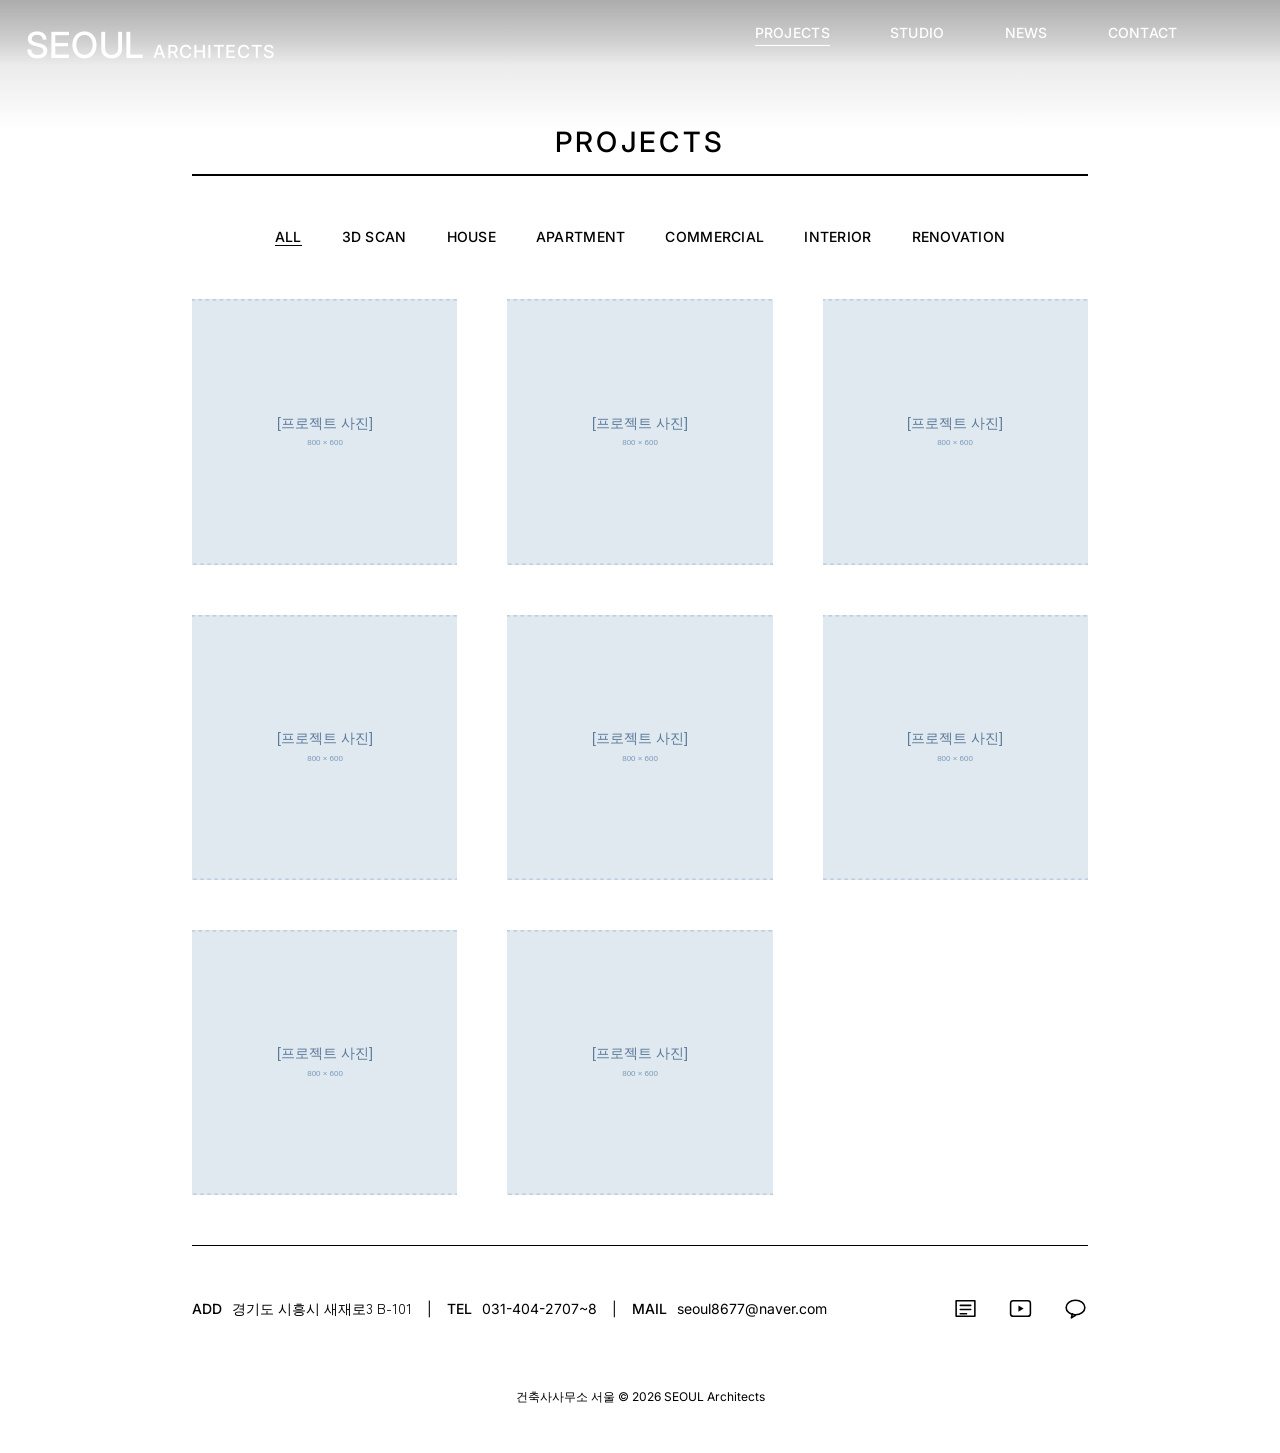
<file: index.html>
<!DOCTYPE html>
<html lang="ko">
<head>
  <meta charset="UTF-8">
  <meta name="viewport" content="width=device-width, initial-scale=1.0">
  <title>건축사사무소 서울 | SEOUL Architects</title>
  <meta name="description" content="건축사사무소 서울 - 단독주택, 공동주택, 근린생활시설, 정기점검, 3D 스캔 실측 프로젝트 갤러리.">
  <link rel="canonical" href="https://inspection-365.com/">

  <!-- Open Graph -->
  <meta property="og:type" content="website">
  <meta property="og:url" content="https://inspection-365.com/">
  <meta property="og:title" content="건축사사무소 서울 | SEOUL Architects">
  <meta property="og:description" content="정기점검·실측·설계 전문 건축사사무소의 프로젝트 갤러리.">
  <meta property="og:locale" content="ko_KR">

  <link rel="preconnect" href="https://fonts.googleapis.com">
  <link rel="preconnect" href="https://fonts.gstatic.com" crossorigin>
  <link href="https://fonts.googleapis.com/css2?family=Inter:wght@400;500;700&family=Zen+Kaku+Gothic+New:wght@400;500&display=swap" rel="stylesheet">
  <link rel="stylesheet" href="style.css">

  <!-- jQuery (필터링용) -->
  <script src="https://code.jquery.com/jquery-3.7.1.min.js"></script>
</head>
<body>

  <div id="logo">
    <a href="index.html"><span class="logo-main">SEOUL</span><span class="logo-sub">Architects</span></a>
  </div>

  <button id="trigger" aria-label="메뉴 열기">
    <span></span><span></span><span></span>
  </button>

  <header class="sticky">
    <nav id="gnav">
      <ul>
        <li><a href="projects.html" class="nav-current">PROJECTS</a></li>
        <li><a href="studio.html">STUDIO</a></li>
        <li><a href="news.html">NEWS</a></li>
        <li><a href="contact.html">CONTACT</a></li>
      </ul>
    </nav>
  </header>

  <main>

    <h2 class="headline">PROJECTS</h2>

    <!-- 카테고리 필터 -->
    <div id="item">
      <div><span>category</span></div>
      <ul>
        <li id="all"><span class="current" data-filter="all">all</span></li>
        <li id="scan"><span data-filter="scan">3D SCAN</span></li>
        <li id="house"><span data-filter="house">HOUSE</span></li>
        <li id="apartment"><span data-filter="apartment">APARTMENT</span></li>
        <li id="commercial"><span data-filter="commercial">COMMERCIAL</span></li>
        <li id="interior"><span data-filter="interior">INTERIOR</span></li>
        <li id="renovation"><span data-filter="renovation">RENOVATION</span></li>
      </ul>
    </div>

    <!-- 프로젝트 그리드 -->
    <div id="case">

      <!-- 자리표시자 카드들. 본인이 실제 프로젝트로 교체 -->
      <!-- 각 figure의 class 에 카테고리 키를 띄어쓰기로 나열, 마지막은 all 필수 -->

      <figure class="scan all">
        <a href="#">
          <img src="assets/projects/placeholder.svg" alt="자리표시자">
          <figcaption><p>[3D SCAN PROJECT 01]</p></figcaption>
        </a>
      </figure>

      <figure class="house all">
        <a href="#">
          <img src="assets/projects/placeholder.svg" alt="자리표시자">
          <figcaption><p>[HOUSE PROJECT 01]</p></figcaption>
        </a>
      </figure>

      <figure class="apartment all">
        <a href="#">
          <img src="assets/projects/placeholder.svg" alt="자리표시자">
          <figcaption><p>[APARTMENT PROJECT 01]</p></figcaption>
        </a>
      </figure>

      <figure class="commercial all">
        <a href="#">
          <img src="assets/projects/placeholder.svg" alt="자리표시자">
          <figcaption><p>[COMMERCIAL 01]</p></figcaption>
        </a>
      </figure>

      <figure class="interior all">
        <a href="#">
          <img src="assets/projects/placeholder.svg" alt="자리표시자">
          <figcaption><p>[INTERIOR PROJECT 01]</p></figcaption>
        </a>
      </figure>

      <figure class="renovation all">
        <a href="#">
          <img src="assets/projects/placeholder.svg" alt="자리표시자">
          <figcaption><p>[RENOVATION PROJECT 01]</p></figcaption>
        </a>
      </figure>

      <figure class="house renovation all">
        <a href="#">
          <img src="assets/projects/placeholder.svg" alt="자리표시자">
          <figcaption><p>[HOUSE PROJECT 02 — RENOVATION (multi-category)]</p></figcaption>
        </a>
      </figure>

      <figure class="scan all">
        <a href="#">
          <img src="assets/projects/placeholder.svg" alt="자리표시자">
          <figcaption><p>[3D SCAN PROJECT 02]</p></figcaption>
        </a>
      </figure>

    </div>

  </main>

  <footer>
    <div id="inner">
      <address>
        <dl><dt>ADD</dt><dd><span>경기도 시흥시 새재로3 B-101</span></dd></dl>
        <dl><dt>TEL</dt><dd><a href="tel:031-404-2707">031-404-2707~8</a></dd></dl>
        <dl><dt>MAIL</dt><dd><a href="mailto:seoul8677@naver.com">seoul8677@naver.com</a></dd></dl>
      </address>
      <div id="sns">
        <ul>
          <li>
            <a href="https://blog.naver.com/flyinge" target="_blank" aria-label="블로그">
              <svg xmlns="http://www.w3.org/2000/svg" viewBox="0 0 24 24" fill="none" stroke="#000" stroke-width="1.5" stroke-linecap="round" stroke-linejoin="round">
                <path d="M3 4.5h18v15H3z"/><path d="M7 9h10M7 13h10M7 17h6"/>
              </svg>
            </a>
          </li>
          <li>
            <a href="https://www.youtube.com/@seoul-g5r" target="_blank" aria-label="YouTube">
              <svg xmlns="http://www.w3.org/2000/svg" viewBox="0 0 24 24" fill="none" stroke="#000" stroke-width="1.5" stroke-linecap="round" stroke-linejoin="round">
                <path d="M2.5 7c0-1.5 1-2.5 2.5-2.5h14c1.5 0 2.5 1 2.5 2.5v10c0 1.5-1 2.5-2.5 2.5h-14C3.5 19.5 2.5 18.5 2.5 17V7z"/>
                <path d="M10 9l5 3-5 3z" fill="#000" stroke="none"/>
              </svg>
            </a>
          </li>
          <li>
            <a href="http://pf.kakao.com/_HvIMX" target="_blank" aria-label="카카오톡 채널">
              <svg xmlns="http://www.w3.org/2000/svg" viewBox="0 0 24 24" fill="none" stroke="#000" stroke-width="1.5" stroke-linecap="round" stroke-linejoin="round">
                <ellipse cx="12" cy="11" rx="9" ry="7"/><path d="M9 17l-1 4 4-2.5"/>
              </svg>
            </a>
          </li>
        </ul>
      </div>
    </div>
    <div id="credit">건축사사무소 서울 © 2026 SEOUL Architects</div>
  </footer>

  <!-- 카테고리 필터 JavaScript (YUUA 원본 그대로) -->
  <script>
  $('#item ul li span').on('click', function() {
      $('#item ul li span').removeClass('current');
      $(this).addClass('current');
  });

  $(function() {
      $('#item ul li').each(function() {
          $(this).click(function() {
              var idname = $(this).attr("id");
              var classname = '.' + idname;
              $('#case figure').css('display', 'none');
              $(classname).fadeIn(500);
          });
      });
  });

  // 모바일 카테고리 토글
  $(function() {
      $('#item div').on('click', function() {
          $(this).next().slideToggle(200);
          $('#item div span').toggleClass('open', 200);
      });
  });
  </script>

  <script src="main.js"></script>
</body>
</html>
</file>
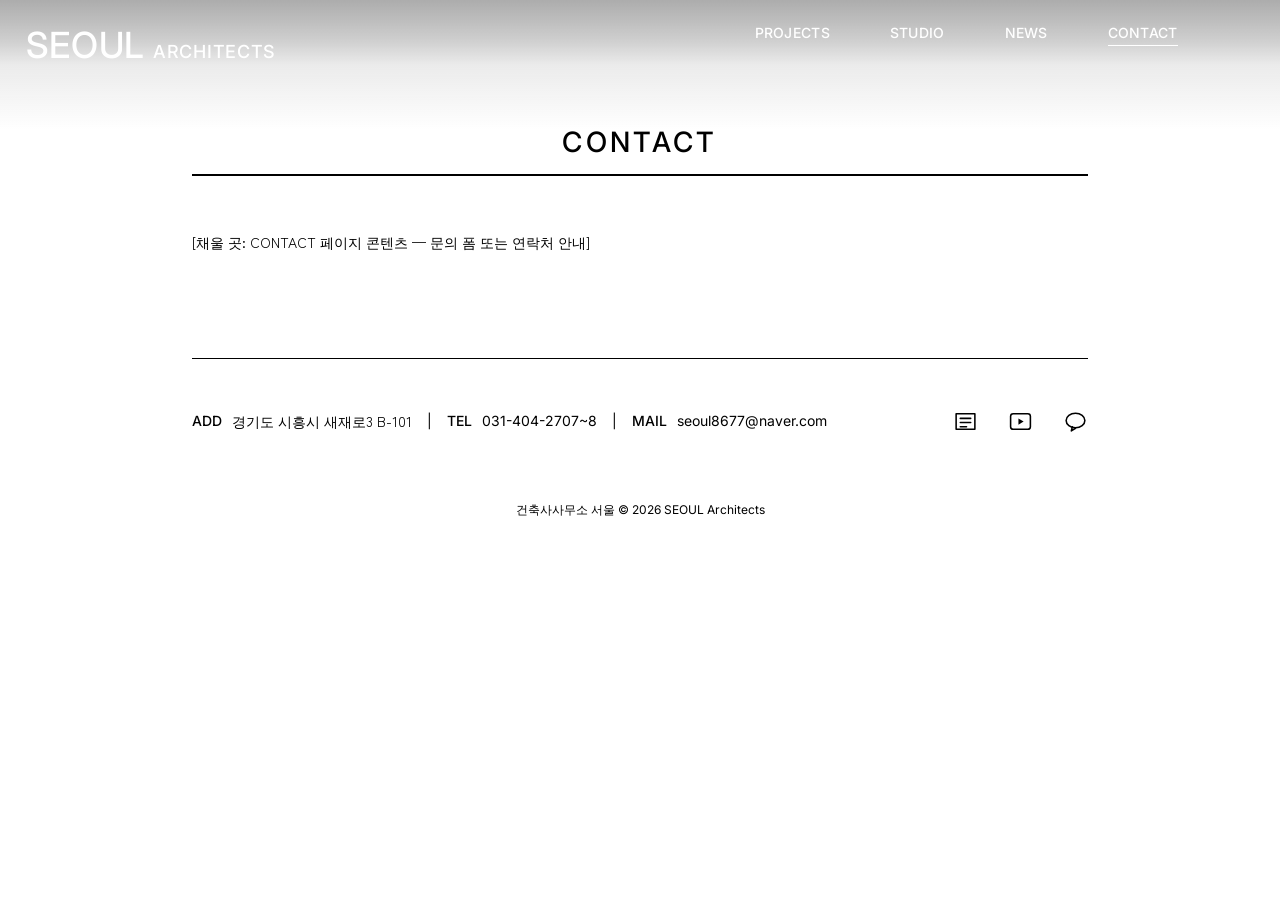
<file: contact.html>
<!DOCTYPE html>
<html lang="ko">
<head>
  <meta charset="UTF-8">
  <meta name="viewport" content="width=device-width, initial-scale=1.0">
  <title>CONTACT | 건축사사무소 서울</title>
  <meta name="description" content="건축사사무소 서울 문의 - 점검·설계·실측 의뢰.">
  <link rel="canonical" href="https://inspection-365.com/contact.html">

  <link rel="preconnect" href="https://fonts.googleapis.com">
  <link rel="preconnect" href="https://fonts.gstatic.com" crossorigin>
  <link href="https://fonts.googleapis.com/css2?family=Inter:wght@400;500;700&family=Zen+Kaku+Gothic+New:wght@400;500&display=swap" rel="stylesheet">
  <link rel="stylesheet" href="style.css">
</head>
<body>

  <div id="logo">
    <a href="index.html"><span class="logo-main">SEOUL</span><span class="logo-sub">Architects</span></a>
  </div>

  <button id="trigger" aria-label="메뉴 열기">
    <span></span><span></span><span></span>
  </button>

  <header class="sticky">
    <nav id="gnav">
      <ul>
        <li><a href="projects.html">PROJECTS</a></li>
        <li><a href="studio.html">STUDIO</a></li>
        <li><a href="news.html">NEWS</a></li>
        <li><a href="contact.html" class="nav-current">CONTACT</a></li>
      </ul>
    </nav>
  </header>

  <main>

    <h2 class="headline">CONTACT</h2>

    <div id="outline">
      <p>
        [채울 곳: CONTACT 페이지 콘텐츠 — 문의 폼 또는 연락처 안내]
      </p>
    </div>

  </main>

  <footer>
    <div id="inner">
      <address>
        <dl><dt>ADD</dt><dd><span>경기도 시흥시 새재로3 B-101</span></dd></dl>
        <dl><dt>TEL</dt><dd><a href="tel:031-404-2707">031-404-2707~8</a></dd></dl>
        <dl><dt>MAIL</dt><dd><a href="mailto:seoul8677@naver.com">seoul8677@naver.com</a></dd></dl>
      </address>
      <div id="sns">
        <ul>
          <li>
            <a href="https://blog.naver.com/flyinge" target="_blank" aria-label="블로그">
              <svg xmlns="http://www.w3.org/2000/svg" viewBox="0 0 24 24" fill="none" stroke="#000" stroke-width="1.5" stroke-linecap="round" stroke-linejoin="round">
                <path d="M3 4.5h18v15H3z"/><path d="M7 9h10M7 13h10M7 17h6"/>
              </svg>
            </a>
          </li>
          <li>
            <a href="https://www.youtube.com/@seoul-g5r" target="_blank" aria-label="YouTube">
              <svg xmlns="http://www.w3.org/2000/svg" viewBox="0 0 24 24" fill="none" stroke="#000" stroke-width="1.5" stroke-linecap="round" stroke-linejoin="round">
                <path d="M2.5 7c0-1.5 1-2.5 2.5-2.5h14c1.5 0 2.5 1 2.5 2.5v10c0 1.5-1 2.5-2.5 2.5h-14C3.5 19.5 2.5 18.5 2.5 17V7z"/>
                <path d="M10 9l5 3-5 3z" fill="#000" stroke="none"/>
              </svg>
            </a>
          </li>
          <li>
            <a href="http://pf.kakao.com/_HvIMX" target="_blank" aria-label="카카오톡 채널">
              <svg xmlns="http://www.w3.org/2000/svg" viewBox="0 0 24 24" fill="none" stroke="#000" stroke-width="1.5" stroke-linecap="round" stroke-linejoin="round">
                <ellipse cx="12" cy="11" rx="9" ry="7"/><path d="M9 17l-1 4 4-2.5"/>
              </svg>
            </a>
          </li>
        </ul>
      </div>
    </div>
    <div id="credit">건축사사무소 서울 © 2026 SEOUL Architects</div>
  </footer>

  <script src="main.js"></script>
</body>
</html>
</file>
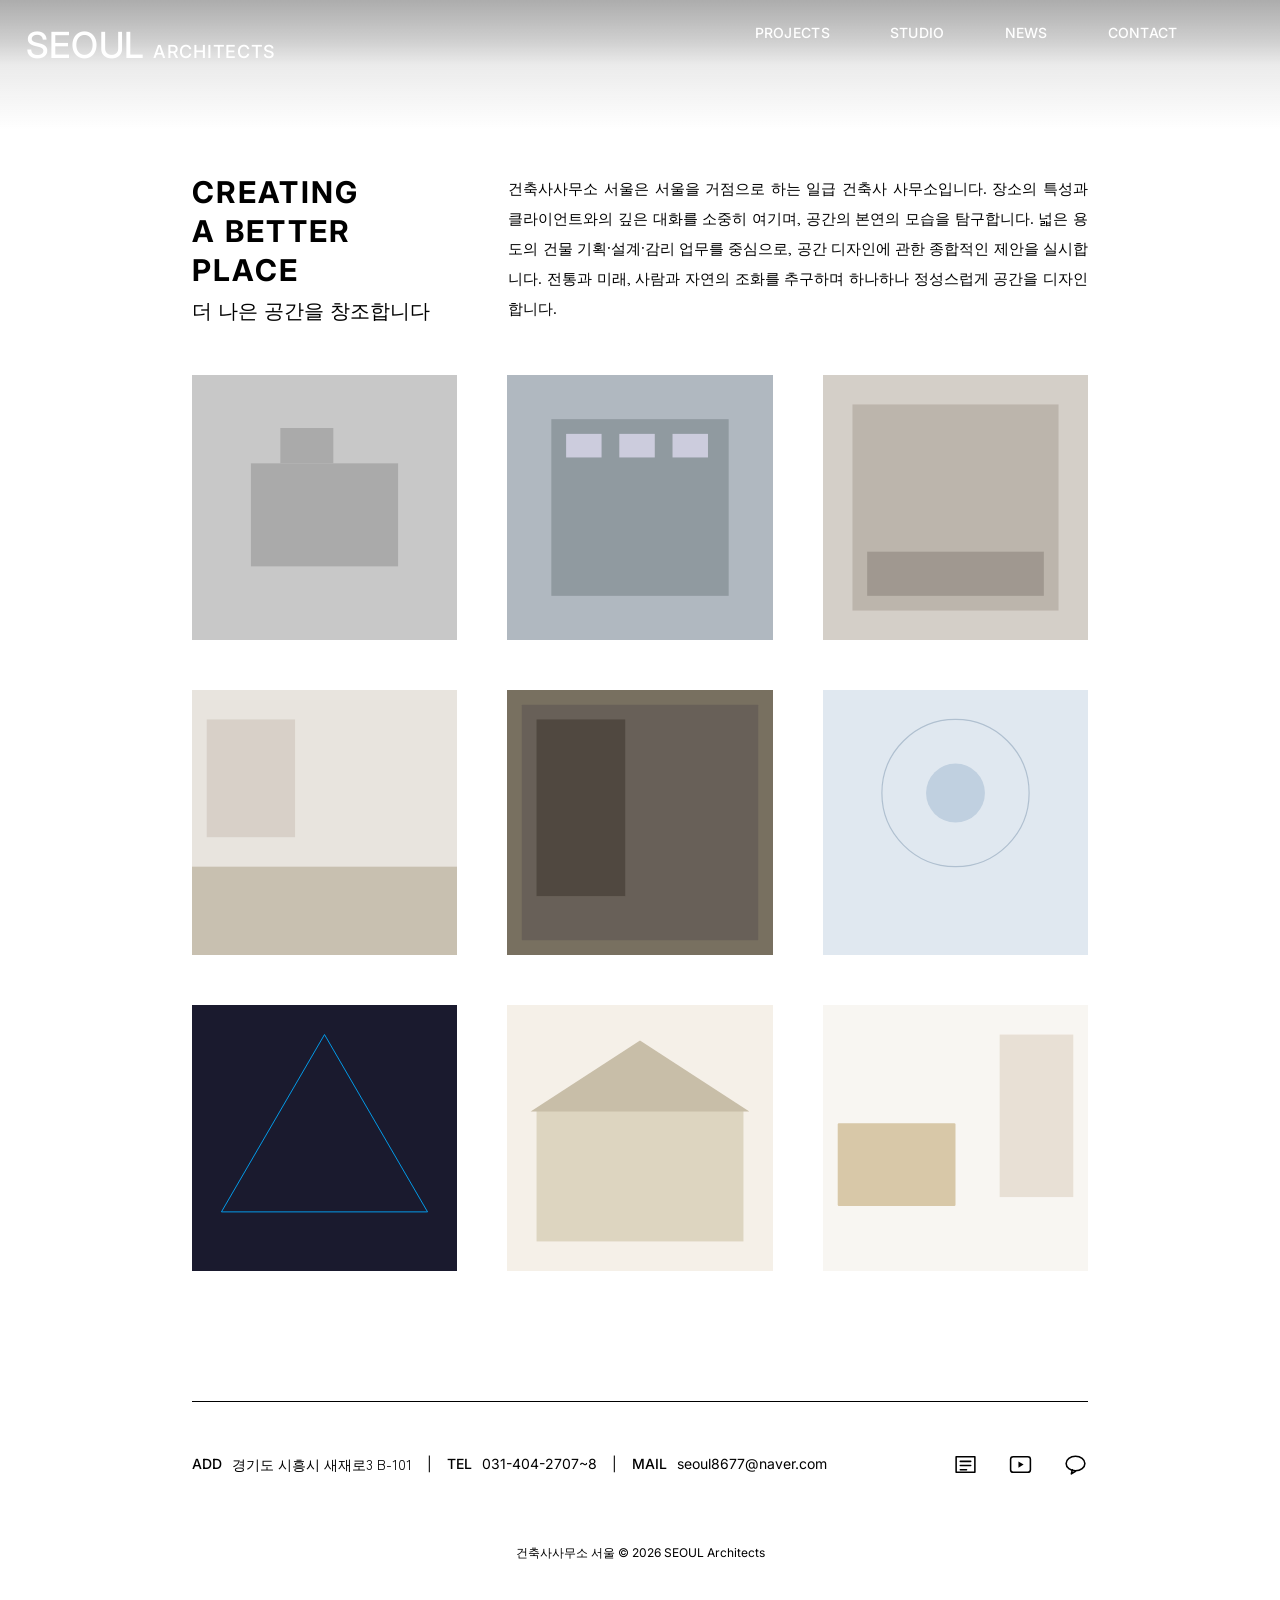
<file: intro.html>
<!DOCTYPE html>
<html lang="ko">
<head>
  <meta charset="UTF-8">
  <meta name="viewport" content="width=device-width, initial-scale=1.0">
  <title>건축사사무소 서울 | SEOUL Architects</title>
  <meta name="description" content="건축사사무소 서울은 정기점검·실측·설계 전문 사무소입니다. 자체 개발 앱과 3D 스캐너를 활용한 빠르고 정확한 서비스.">
  <meta name="robots" content="noindex, nofollow">
  <link rel="canonical" href="https://inspection-365.com/">

  <!-- Open Graph -->
  <meta property="og:type" content="website">
  <meta property="og:url" content="https://inspection-365.com/">
  <meta property="og:title" content="건축사사무소 서울 | SEOUL Architects">
  <meta property="og:description" content="정기점검·실측·설계 전문 건축사사무소.">
  <meta property="og:locale" content="ko_KR">

  <link rel="preconnect" href="https://fonts.googleapis.com">
  <link rel="preconnect" href="https://fonts.gstatic.com" crossorigin>
  <link href="https://fonts.googleapis.com/css2?family=Inter:wght@400;500;700&family=Zen+Kaku+Gothic+New:wght@400;500&display=swap" rel="stylesheet">
  <link rel="stylesheet" href="style.css">
</head>
<body>

  <div id="logo">
    <a href="index.html"><span class="logo-main">SEOUL</span><span class="logo-sub">Architects</span></a>
  </div>

  <button id="trigger" aria-label="메뉴 열기">
    <span></span><span></span><span></span>
  </button>

  <header class="sticky">
    <nav id="gnav">
      <ul>
        <li><a href="projects.html">PROJECTS</a></li>
        <li><a href="studio.html">STUDIO</a></li>
        <li><a href="news.html">NEWS</a></li>
        <li><a href="contact.html">CONTACT</a></li>
      </ul>
    </nav>
  </header>

  <div id="outline">

    <div id="tagline">
      <h2>
        CREATING<br>
        A BETTER PLACE
        <span>더 나은 공간을 창조합니다</span>
      </h2>
      <p>
        건축사사무소 서울은 서울을 거점으로 하는 일급 건축사 사무소입니다.
        장소의 특성과 클라이언트와의 깊은 대화를 소중히 여기며,
        공간의 본연의 모습을 탐구합니다.
        넓은 용도의 건물 기획·설계·감리 업무를 중심으로,
        공간 디자인에 관한 종합적인 제안을 실시합니다.
        전통과 미래, 사람과 자연의 조화를 추구하며
        하나하나 정성스럽게 공간을 디자인합니다.
      </p>
    </div>

    <div id="case">
      <figure>
        <a href="projects.html">
          <img src="data:image/svg+xml,%3Csvg xmlns='http://www.w3.org/2000/svg' width='900' height='900' viewBox='0 0 900 900'%3E%3Crect width='900' height='900' fill='%23c8c8c8'/%3E%3Crect x='200' y='300' width='500' height='350' fill='%23aaa'/%3E%3Crect x='300' y='180' width='180' height='120' fill='%23aaa'/%3E%3C/svg%3E" alt="단독주택 프로젝트 01">
          <figcaption>단독주택 프로젝트 01</figcaption>
        </a>
      </figure>
      <figure>
        <a href="projects.html">
          <img src="data:image/svg+xml,%3Csvg xmlns='http://www.w3.org/2000/svg' width='900' height='900' viewBox='0 0 900 900'%3E%3Crect width='900' height='900' fill='%23b0b8c0'/%3E%3Crect x='150' y='150' width='600' height='600' fill='%23909aa0'/%3E%3Crect x='200' y='200' width='120' height='80' fill='%23ccd'/%3E%3Crect x='380' y='200' width='120' height='80' fill='%23ccd'/%3E%3Crect x='560' y='200' width='120' height='80' fill='%23ccd'/%3E%3C/svg%3E" alt="공동주택 프로젝트 01">
          <figcaption>공동주택 프로젝트 01</figcaption>
        </a>
      </figure>
      <figure>
        <a href="projects.html">
          <img src="data:image/svg+xml,%3Csvg xmlns='http://www.w3.org/2000/svg' width='900' height='900' viewBox='0 0 900 900'%3E%3Crect width='900' height='900' fill='%23d4cfc8'/%3E%3Crect x='100' y='100' width='700' height='700' fill='%23bcb5ac'/%3E%3Crect x='150' y='600' width='600' height='150' fill='%23a09890'/%3E%3C/svg%3E" alt="근린생활시설 01">
          <figcaption>근린생활시설 01</figcaption>
        </a>
      </figure>
      <figure>
        <a href="projects.html">
          <img src="data:image/svg+xml,%3Csvg xmlns='http://www.w3.org/2000/svg' width='900' height='900' viewBox='0 0 900 900'%3E%3Crect width='900' height='900' fill='%23e8e4de'/%3E%3Crect x='0' y='600' width='900' height='300' fill='%23c8c0b0'/%3E%3Crect x='50' y='100' width='300' height='400' fill='%23d8d0c8'/%3E%3C/svg%3E" alt="인테리어 프로젝트 01">
          <figcaption>인테리어 프로젝트 01</figcaption>
        </a>
      </figure>
      <figure>
        <a href="projects.html">
          <img src="data:image/svg+xml,%3Csvg xmlns='http://www.w3.org/2000/svg' width='900' height='900' viewBox='0 0 900 900'%3E%3Crect width='900' height='900' fill='%23787060'/%3E%3Crect x='50' y='50' width='800' height='800' fill='%23686058' rx='2'/%3E%3Crect x='100' y='100' width='300' height='600' fill='%23504840'/%3E%3C/svg%3E" alt="리모델링 프로젝트 01">
          <figcaption>리모델링 프로젝트 01</figcaption>
        </a>
      </figure>
      <figure>
        <a href="projects.html">
          <img src="data:image/svg+xml,%3Csvg xmlns='http://www.w3.org/2000/svg' width='900' height='900' viewBox='0 0 900 900'%3E%3Crect width='900' height='900' fill='%23e0e8f0'/%3E%3Ccircle cx='450' cy='350' r='250' fill='none' stroke='%23b0c0d0' stroke-width='4'/%3E%3Ccircle cx='450' cy='350' r='100' fill='%23c0d0e0'/%3E%3C/svg%3E" alt="정기점검 프로젝트 01">
          <figcaption>정기점검 프로젝트 01</figcaption>
        </a>
      </figure>
      <figure>
        <a href="projects.html">
          <img src="data:image/svg+xml,%3Csvg xmlns='http://www.w3.org/2000/svg' width='900' height='900' viewBox='0 0 900 900'%3E%3Crect width='900' height='900' fill='%231a1a2e'/%3E%3Cpolygon points='450,100 800,700 100,700' fill='none' stroke='%2300aaff' stroke-width='3'/%3E%3C/svg%3E" alt="3D스캔 프로젝트 01">
          <figcaption>3D스캔 프로젝트 01</figcaption>
        </a>
      </figure>
      <figure>
        <a href="projects.html">
          <img src="data:image/svg+xml,%3Csvg xmlns='http://www.w3.org/2000/svg' width='900' height='900' viewBox='0 0 900 900'%3E%3Crect width='900' height='900' fill='%23f5f0e8'/%3E%3Crect x='100' y='350' width='700' height='450' fill='%23ddd5c0'/%3E%3Cpolygon points='80,360 450,120 820,360' fill='%23c8bea8'/%3E%3C/svg%3E" alt="단독주택 프로젝트 02">
          <figcaption>단독주택 프로젝트 02</figcaption>
        </a>
      </figure>
      <figure>
        <a href="projects.html">
          <img src="data:image/svg+xml,%3Csvg xmlns='http://www.w3.org/2000/svg' width='900' height='900' viewBox='0 0 900 900'%3E%3Crect width='900' height='900' fill='%23f8f6f2'/%3E%3Crect x='600' y='100' width='250' height='550' fill='%23e8e0d5'/%3E%3Crect x='50' y='400' width='400' height='280' fill='%23d8c8a8' rx='4'/%3E%3C/svg%3E" alt="인테리어 프로젝트 02">
          <figcaption>인테리어 프로젝트 02</figcaption>
        </a>
      </figure>
    </div>

  </div>

  <footer>
    <div id="inner">
      <address>
        <dl>
          <dt>ADD</dt>
          <dd><span>경기도 시흥시 새재로3 B-101</span></dd>
        </dl>
        <dl>
          <dt>TEL</dt>
          <dd><a href="tel:031-404-2707">031-404-2707~8</a></dd>
        </dl>
        <dl>
          <dt>MAIL</dt>
          <dd><a href="mailto:seoul8677@naver.com">seoul8677@naver.com</a></dd>
        </dl>
      </address>
      <div id="sns">
        <ul>
          <li>
            <a href="https://blog.naver.com/flyinge" target="_blank" aria-label="블로그">
              <svg xmlns="http://www.w3.org/2000/svg" viewBox="0 0 24 24" fill="none" stroke="#000" stroke-width="1.5" stroke-linecap="round" stroke-linejoin="round">
                <path d="M3 4.5h18v15H3z"/>
                <path d="M7 9h10M7 13h10M7 17h6"/>
              </svg>
            </a>
          </li>
          <li>
            <a href="https://www.youtube.com/@seoul-g5r" target="_blank" aria-label="YouTube">
              <svg xmlns="http://www.w3.org/2000/svg" viewBox="0 0 24 24" fill="none" stroke="#000" stroke-width="1.5" stroke-linecap="round" stroke-linejoin="round">
                <path d="M2.5 7c0-1.5 1-2.5 2.5-2.5h14c1.5 0 2.5 1 2.5 2.5v10c0 1.5-1 2.5-2.5 2.5h-14C3.5 19.5 2.5 18.5 2.5 17V7z"/>
                <path d="M10 9l5 3-5 3z" fill="#000" stroke="none"/>
              </svg>
            </a>
          </li>
          <li>
            <a href="http://pf.kakao.com/_HvIMX" target="_blank" aria-label="카카오톡 채널">
              <svg xmlns="http://www.w3.org/2000/svg" viewBox="0 0 24 24" fill="none" stroke="#000" stroke-width="1.5" stroke-linecap="round" stroke-linejoin="round">
                <ellipse cx="12" cy="11" rx="9" ry="7"/>
                <path d="M9 17l-1 4 4-2.5"/>
              </svg>
            </a>
          </li>
        </ul>
      </div>
    </div>
    <div id="credit">건축사사무소 서울 © 2026 SEOUL Architects</div>
  </footer>

  <script src="main.js"></script>
</body>
</html>
</file>
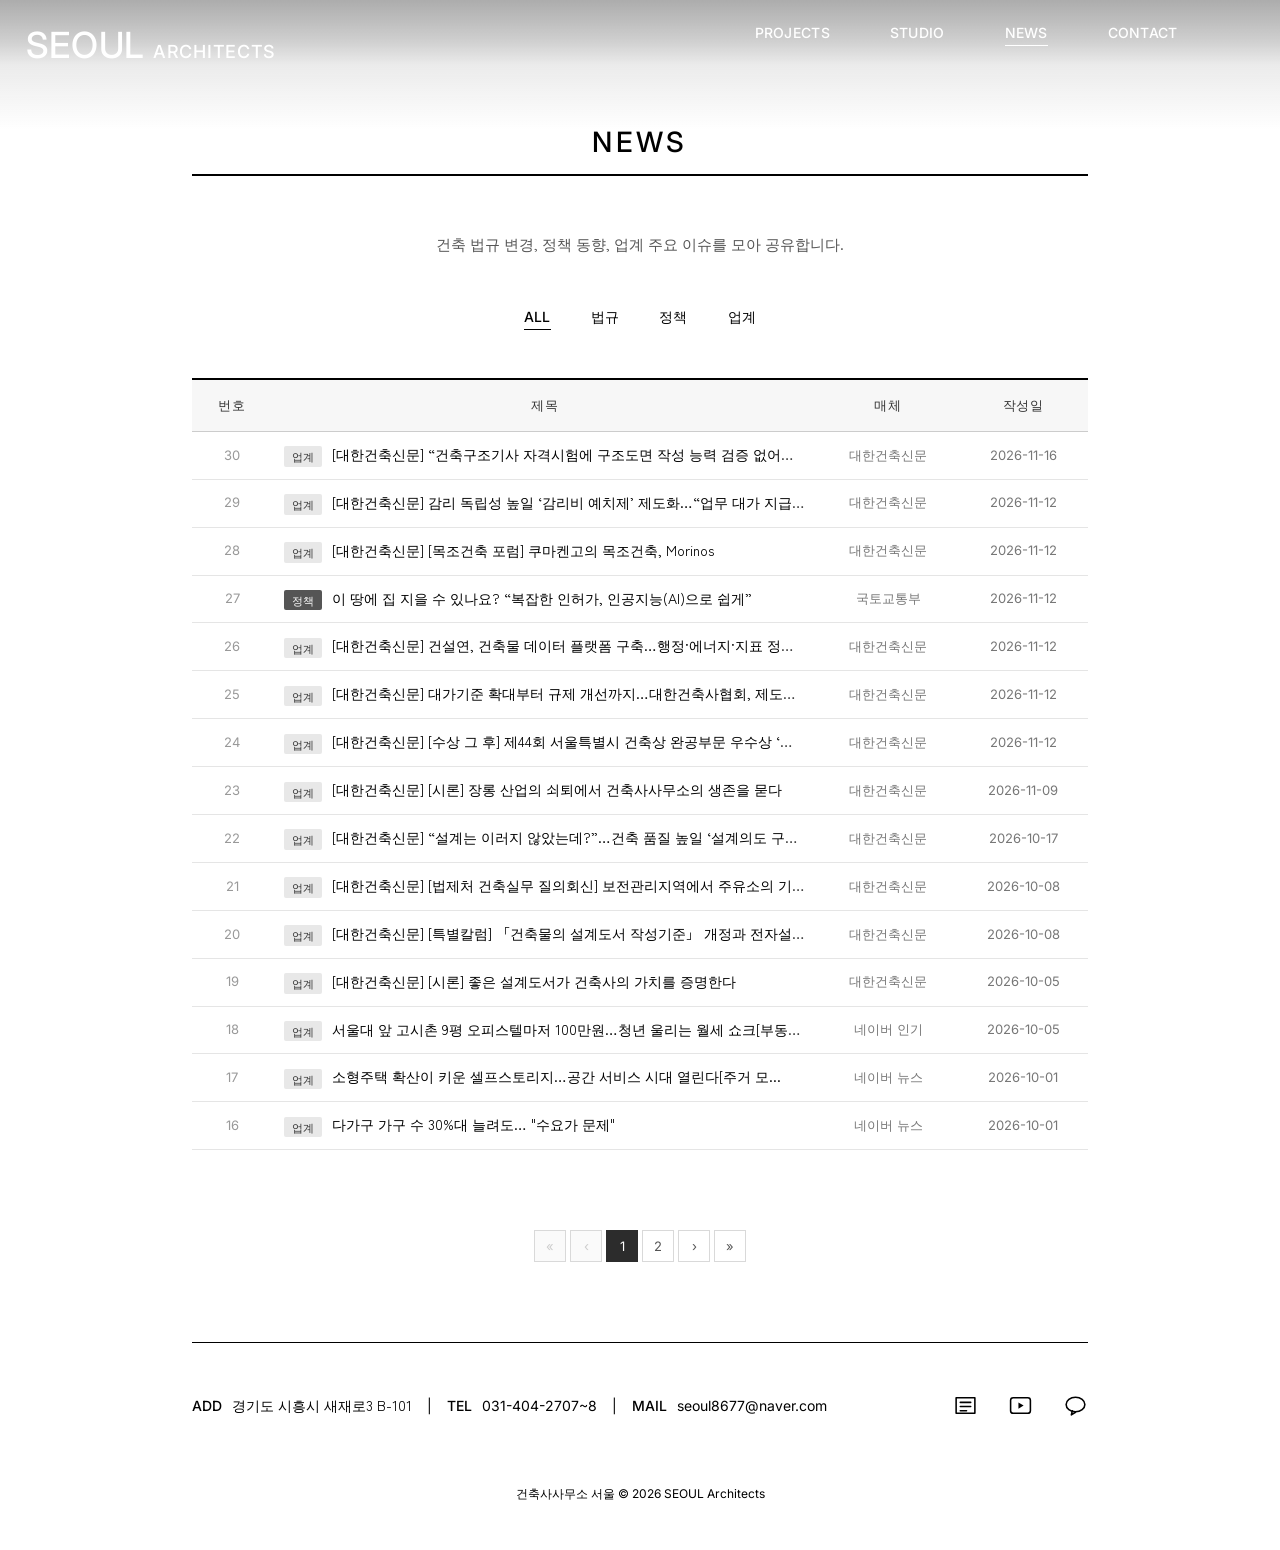
<file: news.html>
<!DOCTYPE html>
<html lang="ko">
<head>
  <meta charset="UTF-8">
  <meta name="viewport" content="width=device-width, initial-scale=1.0">
  <title>NEWS | 건축사사무소 서울</title>
  <meta name="description" content="건축사사무소 서울의 소식과 미디어 게재 이력.">
  <link rel="canonical" href="https://inspection-365.com/news.html">

  <link rel="preconnect" href="https://fonts.googleapis.com">
  <link rel="preconnect" href="https://fonts.gstatic.com" crossorigin>
  <link href="https://fonts.googleapis.com/css2?family=Inter:wght@400;500;700&family=Zen+Kaku+Gothic+New:wght@400;500&display=swap" rel="stylesheet">
  <link rel="stylesheet" href="style.css">
</head>
<body>

  <div id="logo">
    <a href="index.html"><span class="logo-main">SEOUL</span><span class="logo-sub">Architects</span></a>
  </div>

  <button id="trigger" aria-label="메뉴 열기">
    <span></span><span></span><span></span>
  </button>

  <header class="sticky">
    <nav id="gnav">
      <ul>
        <li><a href="projects.html">PROJECTS</a></li>
        <li><a href="studio.html">STUDIO</a></li>
        <li><a href="news.html" class="nav-current">NEWS</a></li>
        <li><a href="contact.html">CONTACT</a></li>
      </ul>
    </nav>
  </header>

  <main class="news-page">

    <h2 class="headline">NEWS</h2>

    <p class="news-intro">
      건축 법규 변경, 정책 동향, 업계 주요 이슈를 모아 공유합니다.
    </p>

    <!-- 카테고리 필터 -->
    <div id="news-filter">
      <ul>
        <li><span class="current" data-cat="all">ALL</span></li>
        <li><span data-cat="law">법규</span></li>
        <li><span data-cat="policy">정책</span></li>
        <li><span data-cat="industry">업계</span></li>
      </ul>
    </div>

    <!-- 글 리스트 — 자비스가 자동으로 tr 추가 (협회 사이트 형식 테이블) -->
    <table class="news-table">
      <thead>
        <tr>
          <th class="col-num">번호</th>
          <th class="col-title">제목</th>
          <th class="col-source">매체</th>
          <th class="col-date">작성일</th>
        </tr>
      </thead>
      <tbody id="newslist">
        <!-- ⬇️ 자비스 자동 게시 영역 시작 (이 주석 위치 유지) -->
        <tr class="news-row industry">
          <td class="col-num">30</td>
          <td class="col-title"><a href="http://www.ancnews.kr/news/articleView.html?idxno=21389" target="_blank" rel="noopener noreferrer">[대한건축신문] “건축구조기사 자격시험에 구조도면 작성 능력 검증 없어…구조도면 작성 불가”</a></td>
          <td class="col-source">대한건축신문</td>
          <td class="col-date">2026-11-16</td>
        </tr>

        <tr class="news-row industry">
          <td class="col-num">29</td>
          <td class="col-title"><a href="http://www.ancnews.kr/news/articleView.html?idxno=21373" target="_blank" rel="noopener noreferrer">[대한건축신문] 감리 독립성 높일 ‘감리비 예치제’ 제도화…“업무 대가 지급시기는 계약 기준 준수해야”</a></td>
          <td class="col-source">대한건축신문</td>
          <td class="col-date">2026-11-12</td>
        </tr>

        <tr class="news-row industry">
          <td class="col-num">28</td>
          <td class="col-title"><a href="http://www.ancnews.kr/news/articleView.html?idxno=21333" target="_blank" rel="noopener noreferrer">[대한건축신문] [목조건축 포럼] 쿠마켄고의 목조건축, Morinos</a></td>
          <td class="col-source">대한건축신문</td>
          <td class="col-date">2026-11-12</td>
        </tr>

        <tr class="news-row policy">
          <td class="col-num">27</td>
          <td class="col-title"><a href="http://www.molit.go.kr/USR/NEWS/m_71/dtl.jsp?lcmspage=1&amp;id=95092555" target="_blank" rel="noopener noreferrer">이 땅에 집 지을 수 있나요? “복잡한 인허가, 인공지능(AI)으로 쉽게”</a></td>
          <td class="col-source">국토교통부</td>
          <td class="col-date">2026-11-12</td>
        </tr>

        <tr class="news-row industry">
          <td class="col-num">26</td>
          <td class="col-title"><a href="http://www.ancnews.kr/news/articleView.html?idxno=21238" target="_blank" rel="noopener noreferrer">[대한건축신문] 건설연, 건축물 데이터 플랫폼 구축…행정·에너지·지표 정보 한눈에</a></td>
          <td class="col-source">대한건축신문</td>
          <td class="col-date">2026-11-12</td>
        </tr>

        <tr class="news-row industry">
          <td class="col-num">25</td>
          <td class="col-title"><a href="http://www.ancnews.kr/news/articleView.html?idxno=21282" target="_blank" rel="noopener noreferrer">[대한건축신문] 대가기준 확대부터 규제 개선까지…대한건축사협회, 제도개선 결실 맺었다</a></td>
          <td class="col-source">대한건축신문</td>
          <td class="col-date">2026-11-12</td>
        </tr>

        <tr class="news-row industry">
          <td class="col-num">24</td>
          <td class="col-title"><a href="http://www.ancnews.kr/news/articleView.html?idxno=21253" target="_blank" rel="noopener noreferrer">[대한건축신문] [수상 그 후] 제44회 서울특별시 건축상 완공부문 우수상 ‘서울연극창작센터’, 김병우·신창훈 건축사·운생동 건축사사무소(주)</a></td>
          <td class="col-source">대한건축신문</td>
          <td class="col-date">2026-11-12</td>
        </tr>

        <tr class="news-row industry">
          <td class="col-num">23</td>
          <td class="col-title"><a href="http://www.ancnews.kr/news/articleView.html?idxno=21264" target="_blank" rel="noopener noreferrer">[대한건축신문] [시론] 장롱 산업의 쇠퇴에서 건축사사무소의 생존을 묻다</a></td>
          <td class="col-source">대한건축신문</td>
          <td class="col-date">2026-11-09</td>
        </tr>

        <tr class="news-row industry">
          <td class="col-num">22</td>
          <td class="col-title"><a href="http://www.ancnews.kr/news/articleView.html?idxno=21234" target="_blank" rel="noopener noreferrer">[대한건축신문] “설계는 이러지 않았는데?”…건축 품질 높일 ‘설계의도 구현’ 제자리걸음 왜?</a></td>
          <td class="col-source">대한건축신문</td>
          <td class="col-date">2026-10-17</td>
        </tr>

        <tr class="news-row industry">
          <td class="col-num">21</td>
          <td class="col-title"><a href="http://www.ancnews.kr/news/articleView.html?idxno=21182" target="_blank" rel="noopener noreferrer">[대한건축신문] [법제처 건축실무 질의회신] 보전관리지역에서 주유소의 기계식 세차설비를 덮기 위한 별도의 철골구조물을 설치할 수 있는지</a></td>
          <td class="col-source">대한건축신문</td>
          <td class="col-date">2026-10-08</td>
        </tr>

        <tr class="news-row industry">
          <td class="col-num">20</td>
          <td class="col-title"><a href="http://www.ancnews.kr/news/articleView.html?idxno=21191" target="_blank" rel="noopener noreferrer">[대한건축신문] [특별칼럼] 「건축물의 설계도서 작성기준」 개정과 전자설계도서 작성</a></td>
          <td class="col-source">대한건축신문</td>
          <td class="col-date">2026-10-08</td>
        </tr>

        <tr class="news-row industry">
          <td class="col-num">19</td>
          <td class="col-title"><a href="http://www.ancnews.kr/news/articleView.html?idxno=21194" target="_blank" rel="noopener noreferrer">[대한건축신문] [시론] 좋은 설계도서가 건축사의 가치를 증명한다</a></td>
          <td class="col-source">대한건축신문</td>
          <td class="col-date">2026-10-05</td>
        </tr>

        <tr class="news-row industry">
          <td class="col-num">18</td>
          <td class="col-title"><a href="https://n.news.naver.com/mnews/article/277/0005824320" target="_blank" rel="noopener noreferrer">서울대 앞 고시촌 9평 오피스텔마저 100만원…청년 울리는 월세 쇼크[부동산AtoZ]</a></td>
          <td class="col-source">네이버 인기</td>
          <td class="col-date">2026-10-05</td>
        </tr>

        <tr class="news-row industry">
          <td class="col-num">17</td>
          <td class="col-title"><a href="https://www.newsway.co.kr/news/view?ud=2026072415305704437" target="_blank" rel="noopener noreferrer">소형주택 확산이 키운 셀프스토리지…공간 서비스 시대 열린다[주거 모...</a></td>
          <td class="col-source">네이버 뉴스</td>
          <td class="col-date">2026-10-01</td>
        </tr>

        <tr class="news-row industry">
          <td class="col-num">16</td>
          <td class="col-title"><a href="https://n.news.naver.com/mnews/article/014/0005562443?sid=101" target="_blank" rel="noopener noreferrer">다가구 가구 수 30%대 늘려도… &quot;수요가 문제&quot;</a></td>
          <td class="col-source">네이버 뉴스</td>
          <td class="col-date">2026-10-01</td>
        </tr>

        <tr class="news-row industry">
          <td class="col-num">15</td>
          <td class="col-title"><a href="https://weekly.hankooki.com/news/articleView.html?idxno=7180716" target="_blank" rel="noopener noreferrer">&quot;15도 기준, 현실에 맞나&quot;…화성특례시의회, 건축·측량 현장 규제 점검</a></td>
          <td class="col-source">네이버 뉴스</td>
          <td class="col-date">2026-09-26</td>
        </tr>

        <tr class="news-row law">
          <td class="col-num">14</td>
          <td class="col-title"><a href="https://www.kira.or.kr/jsp/main/01/09.jsp?ba_id=264396&amp;mode=read" target="_blank" rel="noopener noreferrer">[법령] [법령][의원발의] [2221019] 건축법 일부개정법률안(문진석의원 등 10인) [발의: 2026-09-02]</a></td>
          <td class="col-source">대한건축사협회</td>
          <td class="col-date">2026-09-12</td>
        </tr>

        <tr class="news-row industry">
          <td class="col-num">13</td>
          <td class="col-title"><a href="http://www.ancnews.kr/news/articleView.html?idxno=21049" target="_blank" rel="noopener noreferrer">[대한건축신문] 서울특별시건축사회, 민간 건축 플랫폼 ‘지음터’ 본격 시동</a></td>
          <td class="col-source">대한건축신문</td>
          <td class="col-date">2026-09-03</td>
        </tr>

        <tr class="news-row industry">
          <td class="col-num">12</td>
          <td class="col-title"><a href="http://www.aptn.co.kr/news/articleView.html?idxno=112752" target="_blank" rel="noopener noreferrer">&quot;아파트 어린이 추락사 더 이상 없도록&quot;</a></td>
          <td class="col-source">네이버 뉴스</td>
          <td class="col-date">2026-09-03</td>
        </tr>

        <tr class="news-row industry">
          <td class="col-num">11</td>
          <td class="col-title"><a href="https://www.ancnews.kr/news/articleView.html?idxno=20985" target="_blank" rel="noopener noreferrer">[건축사신문] 건축물관리법 시행령 재입법예고, 건설사업관리자 적용범위 대폭 축소</a></td>
          <td class="col-source">kira_press</td>
          <td class="col-date">2026-09-03</td>
        </tr>

        <tr class="news-row industry">
          <td class="col-num">10</td>
          <td class="col-title"><a href="https://www.newsinside.kr/news/articleView.html?idxno=4958397" target="_blank" rel="noopener noreferrer">한남동 고급주택 &#x27;8m 높이&#x27; 논란…건축허가 적법성 놓고 소송전</a></td>
          <td class="col-source">네이버 뉴스</td>
          <td class="col-date">2026-09-01</td>
        </tr>

        <tr class="news-row policy">
          <td class="col-num">9</td>
          <td class="col-title"><a href="https://www.law.go.kr/행정규칙/시설물의 안전 및 유지관리 실시 등에 관한 지침" target="_blank" rel="noopener noreferrer">[국토교통부 고시] 시설물의 안전 및 유지관리 실시 등에 관한 지침</a></td>
          <td class="col-source">법제처</td>
          <td class="col-date">2026-08-25</td>
        </tr>

        <tr class="news-row industry">
          <td class="col-num">8</td>
          <td class="col-title"><a href="http://www.lawissue.co.kr/view.php?ud=2026081814353192789aeda69934_12" target="_blank" rel="noopener noreferrer">설계 변경 누락으로 발생한 재시공비...감리·시공사 상대 손해배상 청...</a></td>
          <td class="col-source">네이버 뉴스</td>
          <td class="col-date">2026-08-20</td>
        </tr>

        <tr class="news-row industry">
          <td class="col-num">7</td>
          <td class="col-title"><a href="https://www.ancnews.kr/news/articleView.html?idxno=20907" target="_blank" rel="noopener noreferrer">[건축사신문] 【팩트체크①】건축법 개정안, 설계자 형사처벌 가능한가?</a></td>
          <td class="col-source">kira_press</td>
          <td class="col-date">2026-08-20</td>
        </tr>

        <tr class="news-row industry">
          <td class="col-num">6</td>
          <td class="col-title"><a href="https://n.news.naver.com/mnews/article/015/0005320689?sid=101" target="_blank" rel="noopener noreferrer">빌라 면적제한 660㎡→1000㎡ 완화…다가구 4층도 허용</a></td>
          <td class="col-source">네이버 뉴스</td>
          <td class="col-date">2026-08-19</td>
        </tr>

        <tr class="news-row industry">
          <td class="col-num">5</td>
          <td class="col-title"><a href="https://n.news.naver.com/mnews/ranking/article/032/0003463777?ntype=RANKING" target="_blank" rel="noopener noreferrer">‘고시원도 원룸처럼’ 책상 빼고 욕조 넣게 국토부 기준 변경 추진</a></td>
          <td class="col-source">네이버 인기</td>
          <td class="col-date">2026-08-15</td>
        </tr>

        <tr class="news-row industry">
          <td class="col-num">4</td>
          <td class="col-title"><a href="http://www.ancnews.kr/news/articleView.html?idxno=20907" target="_blank" rel="noopener noreferrer">[대한건축신문] 【팩트체크①】 건축법 개정안, 설계자 형사처벌 가능한가?</a></td>
          <td class="col-source">대한건축신문</td>
          <td class="col-date">2026-08-15</td>
        </tr>

        <tr class="news-row law">
          <td class="col-num">3</td>
          <td class="col-title"><a href="https://www.kira.or.kr/jsp/main/01/09.jsp?ba_id=264104&amp;mode=read" target="_blank" rel="noopener noreferrer">[법령] [공포] 건축법 일부개정 [시행: 2027.2.12., 제52조제5항  및  제6항  개정규정  ‘28.8.12., 제52조의5 개정규정 ‘27.8.12., 제61조제1항(일조권)  개정규정 ‘26.11.12]</a></td>
          <td class="col-source">대한건축사협회</td>
          <td class="col-date">2026-08-15</td>
        </tr>

        <tr class="news-row industry">
          <td class="col-num">2</td>
          <td class="col-title"><a href="https://idsn.co.kr/news/view/1065600135320368" target="_blank" rel="noopener noreferrer">[사건사고 조사결과] 4명 숨진 광주대표도서관 붕괴(&#x27;25.12)…시공·감리...</a></td>
          <td class="col-source">네이버 뉴스</td>
          <td class="col-date">2026-08-10</td>
        </tr>

        <tr class="news-row industry">
          <td class="col-num">1</td>
          <td class="col-title"><a href="https://www.financialpost.co.kr/news/articleView.html?idxno=268799" target="_blank" rel="noopener noreferrer">[단독] 금천구 노후 아파트 여러 가구 기둥서 균열…안전업체 &quot;사용중지...</a></td>
          <td class="col-source">네이버 뉴스</td>
          <td class="col-date">2026-08-06</td>
        </tr>
        <!-- ⬆️ 자비스 자동 게시 영역 끝 (이 주석 위치 유지) -->
      </tbody>
    </table>

    <!-- 페이지네이션 (협회 사이트 스타일, JS가 자동 생성) -->
    <nav id="pagination" class="pagination" aria-label="페이지 이동"></nav>

  </main>

  <footer>
    <div id="inner">
      <address>
        <dl><dt>ADD</dt><dd><span>경기도 시흥시 새재로3 B-101</span></dd></dl>
        <dl><dt>TEL</dt><dd><a href="tel:031-404-2707">031-404-2707~8</a></dd></dl>
        <dl><dt>MAIL</dt><dd><a href="mailto:seoul8677@naver.com">seoul8677@naver.com</a></dd></dl>
      </address>
      <div id="sns">
        <ul>
          <li>
            <a href="https://blog.naver.com/flyinge" target="_blank" aria-label="블로그">
              <svg xmlns="http://www.w3.org/2000/svg" viewBox="0 0 24 24" fill="none" stroke="#000" stroke-width="1.5" stroke-linecap="round" stroke-linejoin="round">
                <path d="M3 4.5h18v15H3z"/><path d="M7 9h10M7 13h10M7 17h6"/>
              </svg>
            </a>
          </li>
          <li>
            <a href="https://www.youtube.com/@seoul-g5r" target="_blank" aria-label="YouTube">
              <svg xmlns="http://www.w3.org/2000/svg" viewBox="0 0 24 24" fill="none" stroke="#000" stroke-width="1.5" stroke-linecap="round" stroke-linejoin="round">
                <path d="M2.5 7c0-1.5 1-2.5 2.5-2.5h14c1.5 0 2.5 1 2.5 2.5v10c0 1.5-1 2.5-2.5 2.5h-14C3.5 19.5 2.5 18.5 2.5 17V7z"/>
                <path d="M10 9l5 3-5 3z" fill="#000" stroke="none"/>
              </svg>
            </a>
          </li>
          <li>
            <a href="http://pf.kakao.com/_HvIMX" target="_blank" aria-label="카카오톡 채널">
              <svg xmlns="http://www.w3.org/2000/svg" viewBox="0 0 24 24" fill="none" stroke="#000" stroke-width="1.5" stroke-linecap="round" stroke-linejoin="round">
                <ellipse cx="12" cy="11" rx="9" ry="7"/><path d="M9 17l-1 4 4-2.5"/>
              </svg>
            </a>
          </li>
        </ul>
      </div>
    </div>
    <div id="credit">건축사사무소 서울 © 2026 SEOUL Architects</div>
  </footer>

  <script>
    /* ================================================================
       NEWS 페이지 — 카테고리 필터 + 페이지네이션 + 관리자 모드
       관리자 모드 진입: URL 끝에 #admin 한 번 입력 → 그 브라우저에서 영구 활성
       해제: 브라우저 콘솔에서 __newsAdmin.logout()
       삭제는 LocalStorage 기반(본인 브라우저에서만 숨김). 영구 삭제는 자비스 admin API 필요.
       ================================================================ */

    /* --- 1. 페이지네이션 + 카테고리 필터 ------------------------ */
    var newsState = (function() {
      var PAGE_SIZE = 15;
      var filterSpans = document.querySelectorAll('#news-filter ul li span');
      var allRows = Array.prototype.slice.call(document.querySelectorAll('#newslist .news-row'));
      var pagination = document.getElementById('pagination');

      var currentCat = 'all';
      var currentPage = 1;

      function getVisibleRows() {
        return allRows.filter(function(r) {
          if (r.classList.contains('hidden-by-admin')) return false;
          if (currentCat !== 'all' && !r.classList.contains(currentCat)) return false;
          return true;
        });
      }

      function render() {
        allRows.forEach(function(r) { r.style.display = 'none'; });
        var visible = getVisibleRows();
        var totalPages = Math.max(1, Math.ceil(visible.length / PAGE_SIZE));
        if (currentPage > totalPages) currentPage = totalPages;
        var start = (currentPage - 1) * PAGE_SIZE;
        visible.slice(start, start + PAGE_SIZE).forEach(function(r) { r.style.display = ''; });
        renderPagination(totalPages);
      }

      function renderPagination(totalPages) {
        pagination.innerHTML = '';
        if (totalPages <= 1) {
          pagination.style.display = 'none';
          return;
        }
        pagination.style.display = '';

        function mkBtn(label, page, opts) {
          opts = opts || {};
          var b = document.createElement('button');
          b.type = 'button';
          b.textContent = label;
          b.className = 'page-btn';
          if (opts.active) b.classList.add('active');
          if (opts.disabled) b.disabled = true;
          b.addEventListener('click', function() {
            currentPage = page;
            render();
            window.scrollTo({ top: 0, behavior: 'smooth' });
          });
          return b;
        }

        pagination.appendChild(mkBtn('«', 1, { disabled: currentPage === 1 }));
        pagination.appendChild(mkBtn('‹', currentPage - 1, { disabled: currentPage === 1 }));
        for (var i = 1; i <= totalPages; i++) {
          pagination.appendChild(mkBtn(String(i), i, { active: i === currentPage }));
        }
        pagination.appendChild(mkBtn('›', currentPage + 1, { disabled: currentPage === totalPages }));
        pagination.appendChild(mkBtn('»', totalPages, { disabled: currentPage === totalPages }));
      }

      filterSpans.forEach(function(span) {
        span.addEventListener('click', function() {
          filterSpans.forEach(function(s) { s.classList.remove('current'); });
          this.classList.add('current');
          currentCat = this.getAttribute('data-cat');
          currentPage = 1;
          render();
        });
      });

      return { render: render };
    })();

    /* --- 2. 관리자 모드 — 비번 없음, 본인 브라우저 한정 ----------
       진입: URL 끝에 #admin 한 번 입력 → 그 브라우저에서 영구 활성
       해제: 콘솔에서 __newsAdmin.logout()
       숨김은 LocalStorage에만 저장되므로 다른 사람·다른 브라우저에는 영향 없음
       (영구 삭제 = 모두에게 안 보이게 하려면 자비스 admin API 필요, PUBLISHER_PY_PATCH.md 참고)
       --------------------------------------------------------- */
    (function() {
      var ADMIN_KEY = 'inspection365_admin';
      var HIDE_KEY = 'inspection365_hidden_urls';

      function getHiddenUrls() {
        try { return JSON.parse(localStorage.getItem(HIDE_KEY) || '[]'); }
        catch (e) { return []; }
      }
      function setHiddenUrls(arr) {
        localStorage.setItem(HIDE_KEY, JSON.stringify(arr));
      }

      function applyHidden() {
        var urls = getHiddenUrls();
        document.querySelectorAll('#newslist .news-row').forEach(function(row) {
          var a = row.querySelector('.col-title a');
          if (a && urls.indexOf(a.href) >= 0) row.classList.add('hidden-by-admin');
          else row.classList.remove('hidden-by-admin');
        });
        newsState.render();
      }

      function addDeleteButtons() {
        document.querySelectorAll('#newslist .news-row').forEach(function(row) {
          if (row.querySelector('.delete-btn')) return;
          var dateCell = row.querySelector('.col-date');
          if (!dateCell) return;
          var btn = document.createElement('button');
          btn.type = 'button';
          btn.className = 'delete-btn';
          btn.textContent = '×';
          btn.title = '이 글 숨김 (LocalStorage)';
          btn.addEventListener('click', function(e) {
            e.stopPropagation();
            var a = row.querySelector('.col-title a');
            if (!a) return;
            if (!confirm('이 글을 숨길까요? (브라우저에서만 안 보임)')) return;
            var urls = getHiddenUrls();
            if (urls.indexOf(a.href) < 0) urls.push(a.href);
            setHiddenUrls(urls);
            applyHidden();
          });
          dateCell.appendChild(btn);
        });
      }

      function enableAdminMode() {
        document.body.classList.add('admin-mode');
        addDeleteButtons();
      }

      function isAdmin() {
        return localStorage.getItem(ADMIN_KEY) === '1';
      }

      function tryEnter() {
        if (isAdmin()) { enableAdminMode(); return; }
        if (location.hash !== '#admin') return;
        // 비번 없이 즉시 활성 (본인 브라우저에만 영향이라 인증 불필요)
        localStorage.setItem(ADMIN_KEY, '1');
        history.replaceState(null, '', location.pathname);
        enableAdminMode();
      }

      applyHidden();
      tryEnter();

      // 콘솔 헬퍼
      window.__newsAdmin = {
        clearHidden: function() { localStorage.removeItem(HIDE_KEY); applyHidden(); },
        logout: function() { localStorage.removeItem(ADMIN_KEY); location.reload(); },
        list: getHiddenUrls
      };
    })();
  </script>
  <script src="main.js"></script>
</body>
</html>
</file>
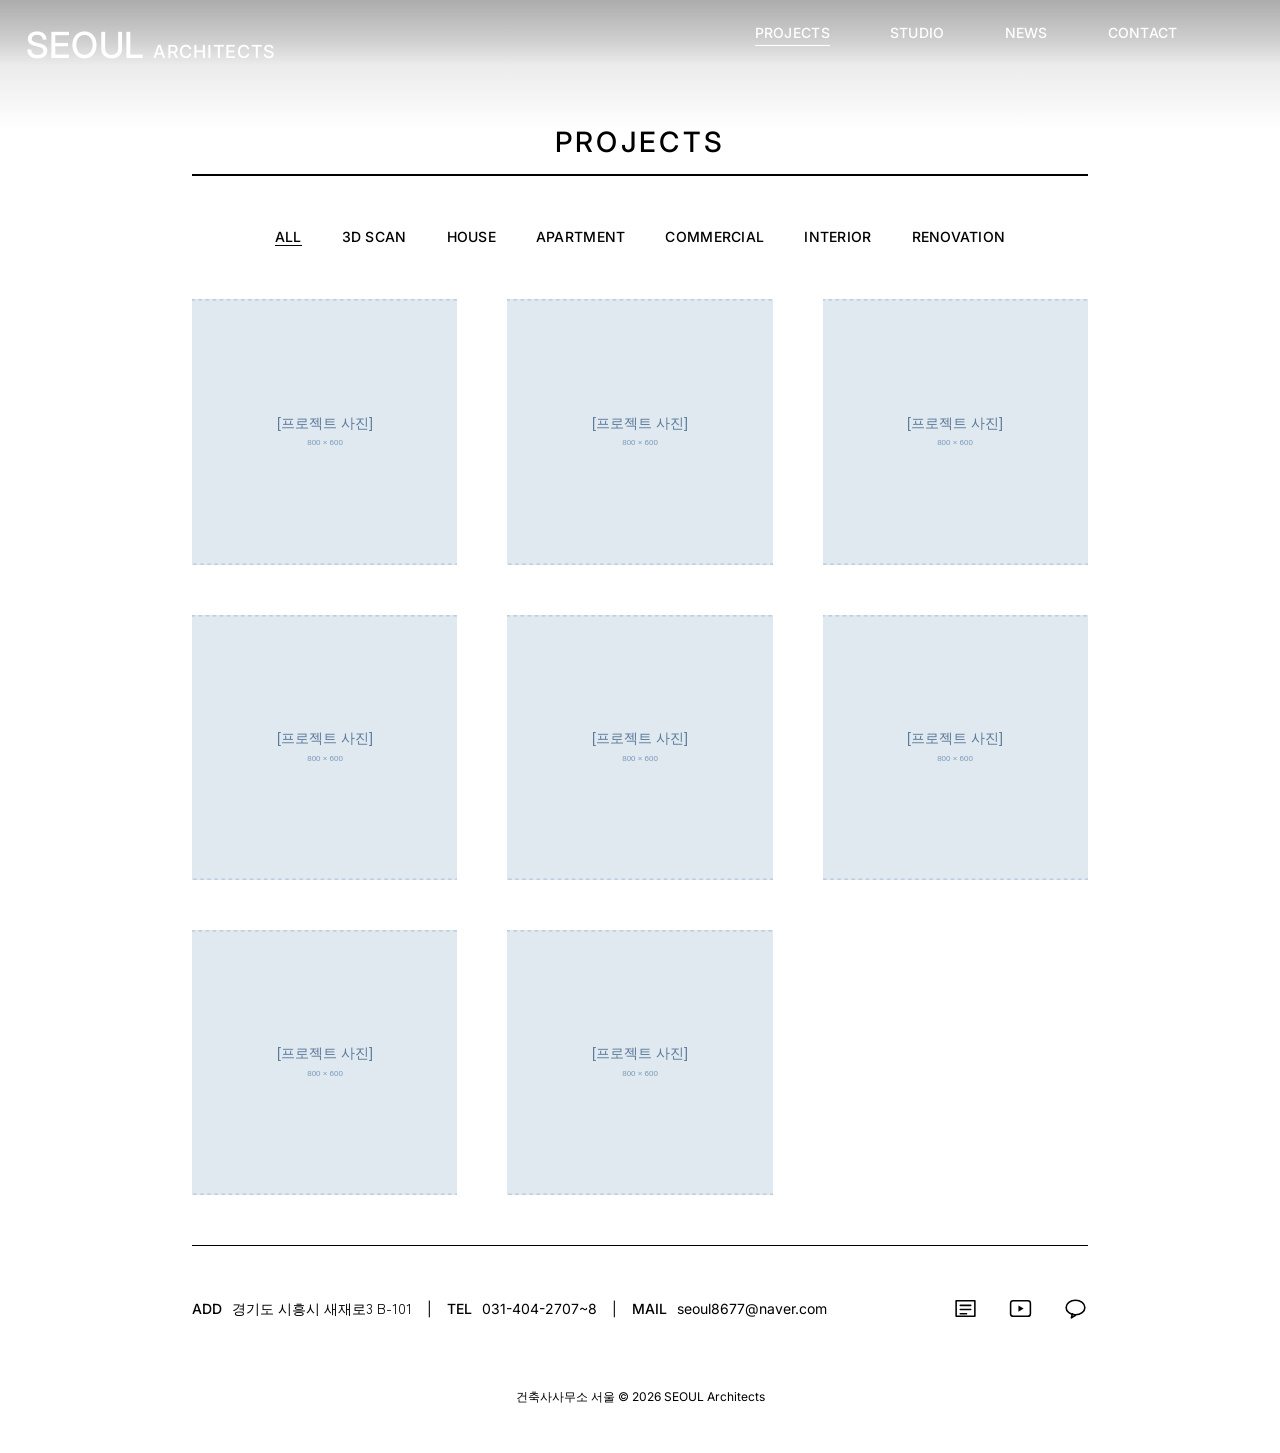
<file: projects.html>
<!DOCTYPE html>
<html lang="ko">
<head>
  <meta charset="UTF-8">
  <meta name="viewport" content="width=device-width, initial-scale=1.0">
  <title>PROJECTS | 건축사사무소 서울</title>
  <meta name="description" content="건축사사무소 서울의 프로젝트 갤러리 - 단독주택, 공동주택, 근린생활시설, 정기점검, 3D 스캔 실측 사례.">
  <link rel="canonical" href="https://inspection-365.com/projects.html">

  <!-- Open Graph -->
  <meta property="og:type" content="website">
  <meta property="og:url" content="https://inspection-365.com/projects.html">
  <meta property="og:title" content="PROJECTS | 건축사사무소 서울">
  <meta property="og:description" content="건축사사무소 서울의 프로젝트 갤러리 - 단독주택, 공동주택, 근린생활시설, 정기점검, 3D 스캔 실측 사례.">
  <meta property="og:locale" content="ko_KR">

  <link rel="preconnect" href="https://fonts.googleapis.com">
  <link rel="preconnect" href="https://fonts.gstatic.com" crossorigin>
  <link href="https://fonts.googleapis.com/css2?family=Inter:wght@400;500;700&family=Zen+Kaku+Gothic+New:wght@400;500&display=swap" rel="stylesheet">
  <link rel="stylesheet" href="style.css">

  <!-- jQuery (필터링용) -->
  <script src="https://code.jquery.com/jquery-3.7.1.min.js"></script>
</head>
<body>

  <div id="logo">
    <a href="index.html"><span class="logo-main">SEOUL</span><span class="logo-sub">Architects</span></a>
  </div>

  <button id="trigger" aria-label="메뉴 열기">
    <span></span><span></span><span></span>
  </button>

  <header class="sticky">
    <nav id="gnav">
      <ul>
        <li><a href="projects.html" class="nav-current">PROJECTS</a></li>
        <li><a href="studio.html">STUDIO</a></li>
        <li><a href="news.html">NEWS</a></li>
        <li><a href="contact.html">CONTACT</a></li>
      </ul>
    </nav>
  </header>

  <main>

    <h2 class="headline">PROJECTS</h2>

    <!-- 카테고리 필터 -->
    <div id="item">
      <div><span>category</span></div>
      <ul>
        <li id="all"><span class="current" data-filter="all">all</span></li>
        <li id="scan"><span data-filter="scan">3D SCAN</span></li>
        <li id="house"><span data-filter="house">HOUSE</span></li>
        <li id="apartment"><span data-filter="apartment">APARTMENT</span></li>
        <li id="commercial"><span data-filter="commercial">COMMERCIAL</span></li>
        <li id="interior"><span data-filter="interior">INTERIOR</span></li>
        <li id="renovation"><span data-filter="renovation">RENOVATION</span></li>
      </ul>
    </div>

    <!-- 프로젝트 그리드 -->
    <div id="case">

      <!-- 자리표시자 카드들. 본인이 실제 프로젝트로 교체 -->
      <!-- 각 figure의 class 에 카테고리 키를 띄어쓰기로 나열, 마지막은 all 필수 -->

      <figure class="scan all">
        <a href="#">
          <img src="assets/projects/placeholder.svg" alt="자리표시자">
          <figcaption><p>[3D SCAN PROJECT 01]</p></figcaption>
        </a>
      </figure>

      <figure class="house all">
        <a href="#">
          <img src="assets/projects/placeholder.svg" alt="자리표시자">
          <figcaption><p>[HOUSE PROJECT 01]</p></figcaption>
        </a>
      </figure>

      <figure class="apartment all">
        <a href="#">
          <img src="assets/projects/placeholder.svg" alt="자리표시자">
          <figcaption><p>[APARTMENT PROJECT 01]</p></figcaption>
        </a>
      </figure>

      <figure class="commercial all">
        <a href="#">
          <img src="assets/projects/placeholder.svg" alt="자리표시자">
          <figcaption><p>[COMMERCIAL 01]</p></figcaption>
        </a>
      </figure>

      <figure class="interior all">
        <a href="#">
          <img src="assets/projects/placeholder.svg" alt="자리표시자">
          <figcaption><p>[INTERIOR PROJECT 01]</p></figcaption>
        </a>
      </figure>

      <figure class="renovation all">
        <a href="#">
          <img src="assets/projects/placeholder.svg" alt="자리표시자">
          <figcaption><p>[RENOVATION PROJECT 01]</p></figcaption>
        </a>
      </figure>

      <figure class="house renovation all">
        <a href="#">
          <img src="assets/projects/placeholder.svg" alt="자리표시자">
          <figcaption><p>[HOUSE PROJECT 02 — RENOVATION (multi-category)]</p></figcaption>
        </a>
      </figure>

      <figure class="scan all">
        <a href="#">
          <img src="assets/projects/placeholder.svg" alt="자리표시자">
          <figcaption><p>[3D SCAN PROJECT 02]</p></figcaption>
        </a>
      </figure>

    </div>

  </main>

  <footer>
    <div id="inner">
      <address>
        <dl><dt>ADD</dt><dd><span>경기도 시흥시 새재로3 B-101</span></dd></dl>
        <dl><dt>TEL</dt><dd><a href="tel:031-404-2707">031-404-2707~8</a></dd></dl>
        <dl><dt>MAIL</dt><dd><a href="mailto:seoul8677@naver.com">seoul8677@naver.com</a></dd></dl>
      </address>
      <div id="sns">
        <ul>
          <li>
            <a href="https://blog.naver.com/flyinge" target="_blank" aria-label="블로그">
              <svg xmlns="http://www.w3.org/2000/svg" viewBox="0 0 24 24" fill="none" stroke="#000" stroke-width="1.5" stroke-linecap="round" stroke-linejoin="round">
                <path d="M3 4.5h18v15H3z"/><path d="M7 9h10M7 13h10M7 17h6"/>
              </svg>
            </a>
          </li>
          <li>
            <a href="https://www.youtube.com/@seoul-g5r" target="_blank" aria-label="YouTube">
              <svg xmlns="http://www.w3.org/2000/svg" viewBox="0 0 24 24" fill="none" stroke="#000" stroke-width="1.5" stroke-linecap="round" stroke-linejoin="round">
                <path d="M2.5 7c0-1.5 1-2.5 2.5-2.5h14c1.5 0 2.5 1 2.5 2.5v10c0 1.5-1 2.5-2.5 2.5h-14C3.5 19.5 2.5 18.5 2.5 17V7z"/>
                <path d="M10 9l5 3-5 3z" fill="#000" stroke="none"/>
              </svg>
            </a>
          </li>
          <li>
            <a href="http://pf.kakao.com/_HvIMX" target="_blank" aria-label="카카오톡 채널">
              <svg xmlns="http://www.w3.org/2000/svg" viewBox="0 0 24 24" fill="none" stroke="#000" stroke-width="1.5" stroke-linecap="round" stroke-linejoin="round">
                <ellipse cx="12" cy="11" rx="9" ry="7"/><path d="M9 17l-1 4 4-2.5"/>
              </svg>
            </a>
          </li>
        </ul>
      </div>
    </div>
    <div id="credit">건축사사무소 서울 © 2026 SEOUL Architects</div>
  </footer>

  <!-- 카테고리 필터 JavaScript (YUUA 원본 그대로) -->
  <script>
  $('#item ul li span').on('click', function() {
      $('#item ul li span').removeClass('current');
      $(this).addClass('current');
  });

  $(function() {
      $('#item ul li').each(function() {
          $(this).click(function() {
              var idname = $(this).attr("id");
              var classname = '.' + idname;
              $('#case figure').css('display', 'none');
              $(classname).fadeIn(500);
          });
      });
  });

  // 모바일 카테고리 토글
  $(function() {
      $('#item div').on('click', function() {
          $(this).next().slideToggle(200);
          $('#item div span').toggleClass('open', 200);
      });
  });
  </script>

  <script src="main.js"></script>
</body>
</html>
</file>
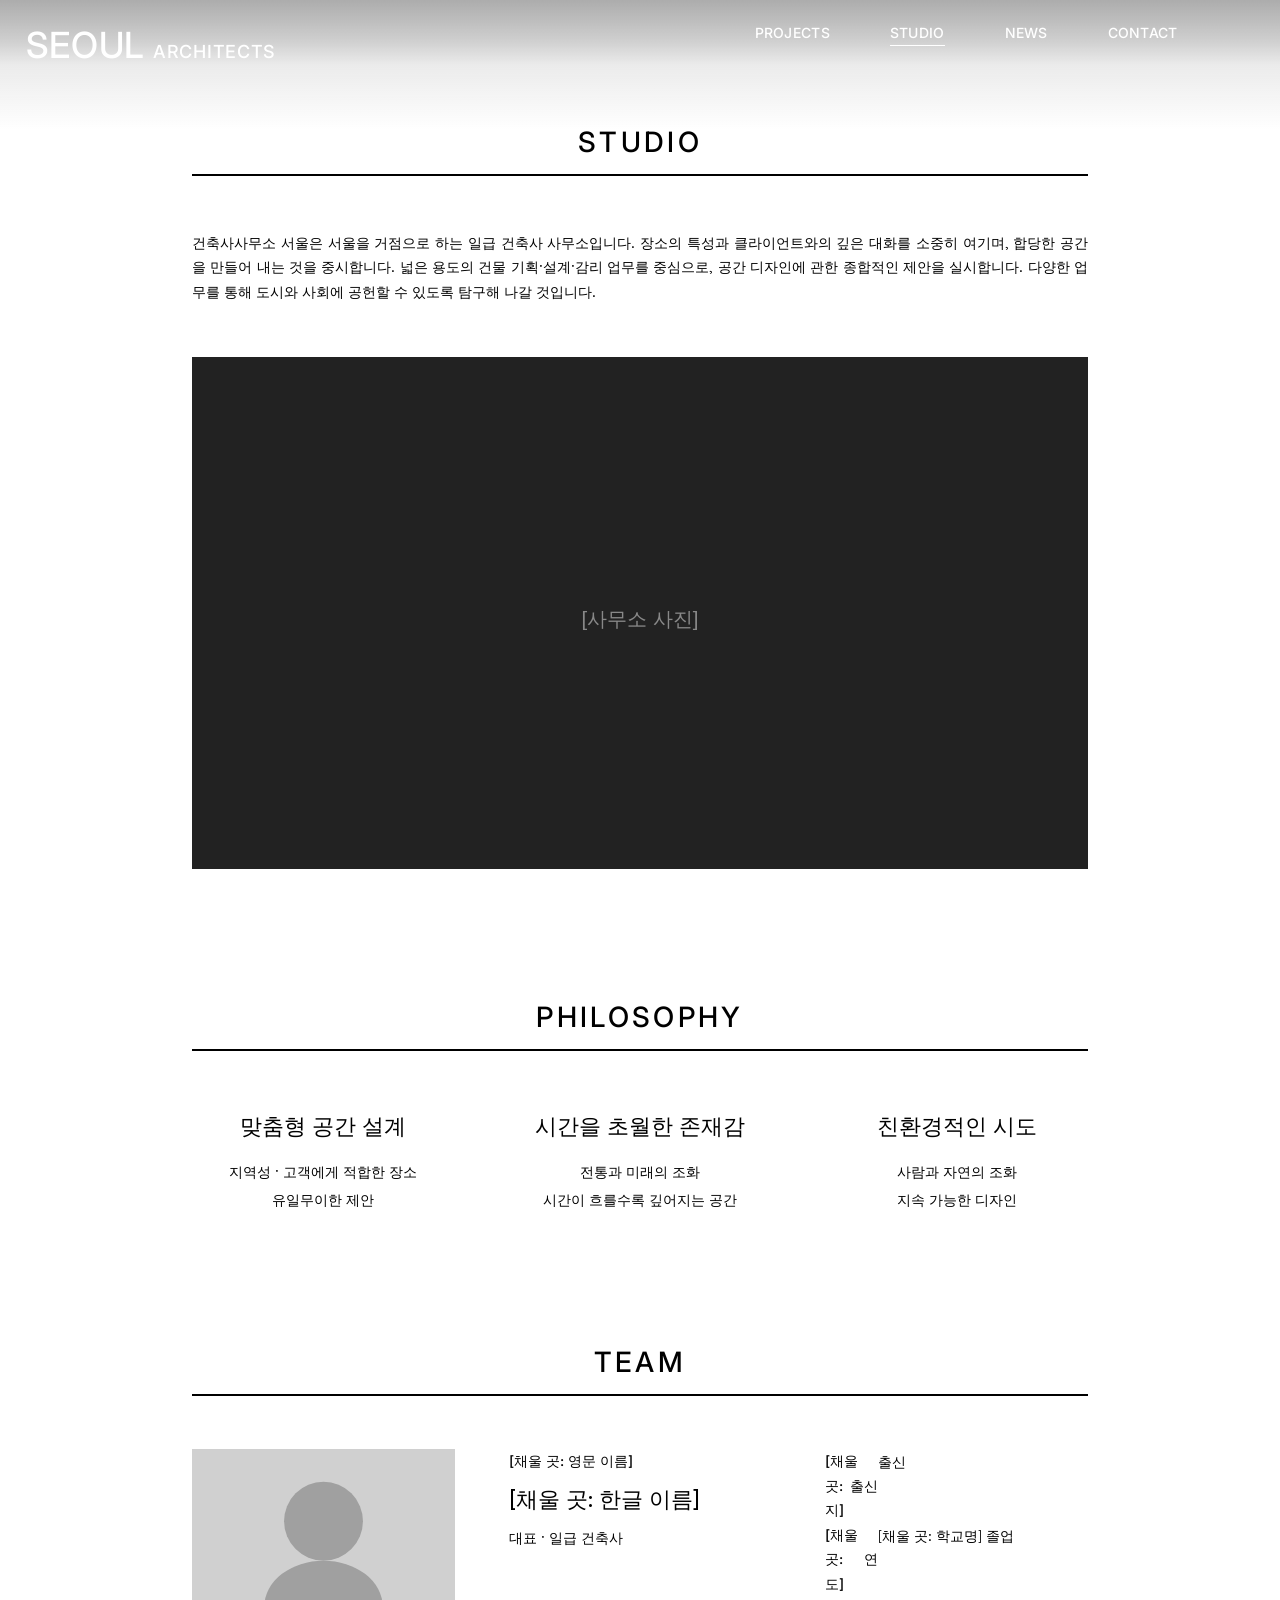
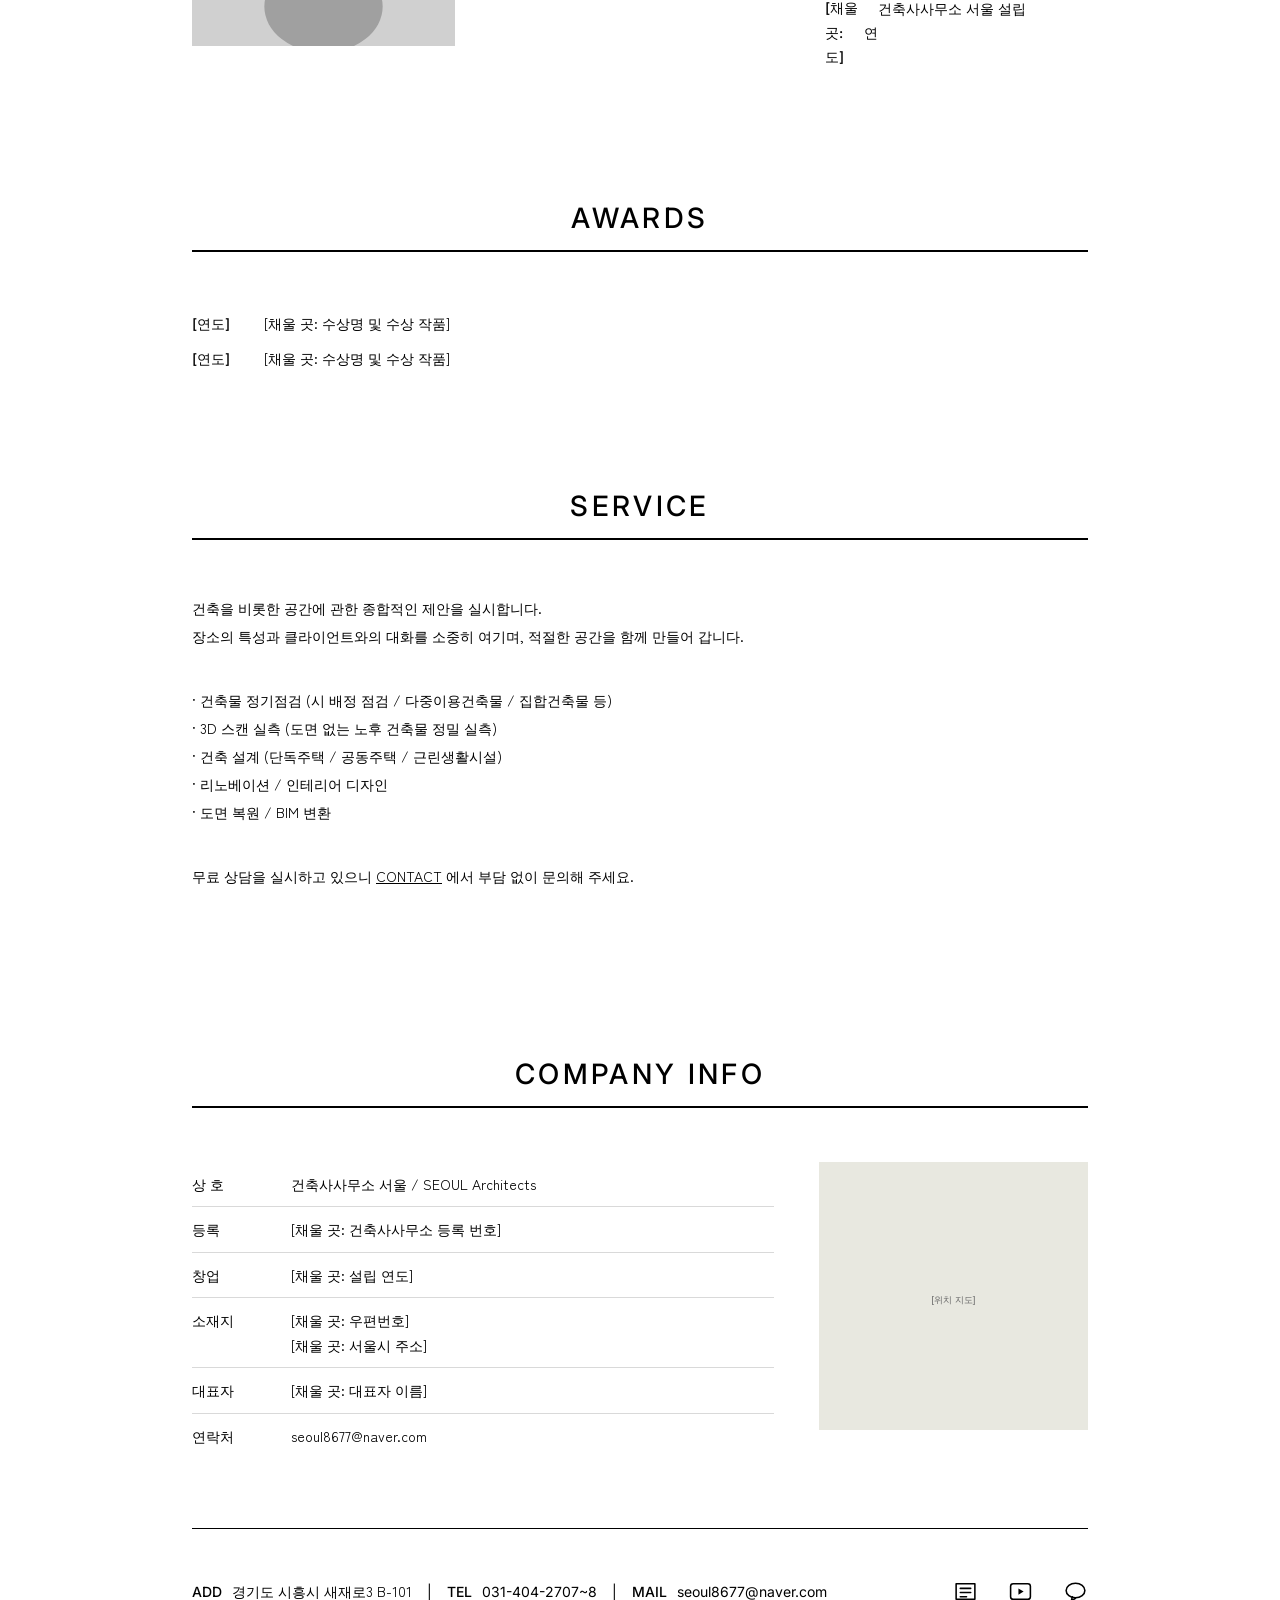
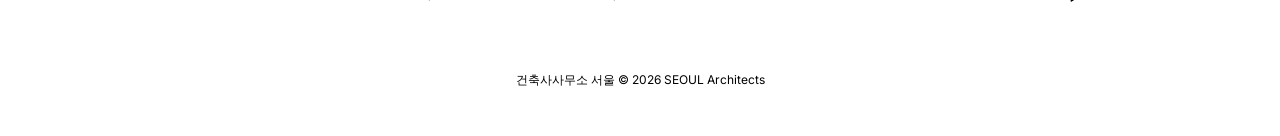
<file: studio.html>
<!DOCTYPE html>
<html lang="ko">
<head>
  <meta charset="UTF-8">
  <meta name="viewport" content="width=device-width, initial-scale=1.0">
  <title>STUDIO | 건축사사무소 서울</title>
  <meta name="description" content="건축사사무소 서울 - 사무소 소개, 철학, 팀, 수상 이력, 서비스, 회사 정보.">
  <link rel="canonical" href="https://inspection-365.com/studio.html">

  <link rel="preconnect" href="https://fonts.googleapis.com">
  <link rel="preconnect" href="https://fonts.gstatic.com" crossorigin>
  <link href="https://fonts.googleapis.com/css2?family=Inter:wght@400;500;700&family=Zen+Kaku+Gothic+New:wght@400;500&display=swap" rel="stylesheet">
  <link rel="stylesheet" href="style.css">
</head>
<body>

  <div id="logo">
    <a href="index.html"><span class="logo-main">SEOUL</span><span class="logo-sub">Architects</span></a>
  </div>

  <button id="trigger" aria-label="메뉴 열기">
    <span></span><span></span><span></span>
  </button>

  <header class="sticky">
    <nav id="gnav">
      <ul>
        <li><a href="projects.html">PROJECTS</a></li>
        <li><a href="studio.html" class="nav-current">STUDIO</a></li>
        <li><a href="news.html">NEWS</a></li>
        <li><a href="contact.html">CONTACT</a></li>
      </ul>
    </nav>
  </header>

  <main>

    <h2 class="headline">STUDIO</h2>

    <div id="outline">
      <p>
        건축사사무소 서울은 서울을 거점으로 하는 일급 건축사 사무소입니다.
        장소의 특성과 클라이언트와의 깊은 대화를 소중히 여기며, 합당한 공간을 만들어 내는 것을 중시합니다.
        넓은 용도의 건물 기획·설계·감리 업무를 중심으로, 공간 디자인에 관한 종합적인 제안을 실시합니다.
        다양한 업무를 통해 도시와 사회에 공헌할 수 있도록 탐구해 나갈 것입니다.
      </p>
    </div>

    <div class="photo">
      <img src="data:image/svg+xml,%3Csvg xmlns='http://www.w3.org/2000/svg' width='1400' height='800' viewBox='0 0 1400 800'%3E%3Crect width='1400' height='800' fill='%23222'/%3E%3Ctext x='700' y='420' text-anchor='middle' font-family='sans-serif' font-size='32' fill='%23888'%3E%5B%EC%82%AC%EB%AC%B4%EC%86%8C %EC%82%AC%EC%A7%84%5D%3C/text%3E%3C/svg%3E" alt="사무소 내부">
    </div>

    <h2 class="headline">PHILOSOPHY</h2>

    <div id="philosophy">
      <div>
        <h3>맞춤형 공간 설계</h3>
        <p>지역성 · 고객에게 적합한 장소<br>유일무이한 제안</p>
      </div>
      <div>
        <h3>시간을 초월한 존재감</h3>
        <p>전통과 미래의 조화<br>시간이 흐를수록 깊어지는 공간</p>
      </div>
      <div>
        <h3>친환경적인 시도</h3>
        <p>사람과 자연의 조화<br>지속 가능한 디자인</p>
      </div>
    </div>

    <h2 class="headline">TEAM</h2>

    <div id="team">

      <section>
        <div>
          <img src="data:image/svg+xml,%3Csvg xmlns='http://www.w3.org/2000/svg' width='400' height='300' viewBox='0 0 400 300'%3E%3Crect width='400' height='300' fill='%23d0d0d0'/%3E%3Ccircle cx='200' cy='110' r='60' fill='%23a0a0a0'/%3E%3Cellipse cx='200' cy='240' rx='90' ry='70' fill='%23a0a0a0'/%3E%3C/svg%3E" alt="대표자 사진">
        </div>
        <div>
          <span>[채울 곳: 영문 이름]</span>
          <h3>[채울 곳: 한글 이름]</h3>
          <p>대표 · 일급 건축사</p>
        </div>
        <div>
          <dl><dt>[채울 곳: 출신지]</dt><dd>출신</dd></dl>
          <dl><dt>[채울 곳: 연도]</dt><dd>[채울 곳: 학교명] 졸업</dd></dl>
          <dl><dt>[채울 곳: 연도]</dt><dd>건축사사무소 서울 설립</dd></dl>
        </div>
      </section>

    </div>

    <h2 class="headline">AWARDS</h2>

    <div id="awards">
      <dl>
        <dt>[연도]</dt>
        <dd>[채울 곳: 수상명 및 수상 작품]</dd>
      </dl>
      <dl>
        <dt>[연도]</dt>
        <dd>[채울 곳: 수상명 및 수상 작품]</dd>
      </dl>
    </div>

    <h2 class="headline">SERVICE</h2>

    <div id="service">
      <p>
        건축을 비롯한 공간에 관한 종합적인 제안을 실시합니다.<br>
        장소의 특성과 클라이언트와의 대화를 소중히 여기며, 적절한 공간을 함께 만들어 갑니다.
      </p>
      <ul>
        <li>건축물 정기점검 (시 배정 점검 / 다중이용건축물 / 집합건축물 등)</li>
        <li>3D 스캔 실측 (도면 없는 노후 건축물 정밀 실측)</li>
        <li>건축 설계 (단독주택 / 공동주택 / 근린생활시설)</li>
        <li>리노베이션 / 인테리어 디자인</li>
        <li>도면 복원 / BIM 변환</li>
      </ul>
      <p>
        무료 상담을 실시하고 있으니 <a href="contact.html">CONTACT</a> 에서 부담 없이 문의해 주세요.
      </p>
    </div>

    <h2 class="headline">COMPANY INFO</h2>

    <div id="companyinfo">
      <div>
        <dl><dt>상 호</dt><dd>건축사사무소 서울 / SEOUL Architects</dd></dl>
        <dl><dt>등록</dt><dd>[채울 곳: 건축사사무소 등록 번호]</dd></dl>
        <dl><dt>창업</dt><dd>[채울 곳: 설립 연도]</dd></dl>
        <dl><dt>소재지</dt><dd id="list"><span>[채울 곳: 우편번호]</span><span>[채울 곳: 서울시 주소]</span></dd></dl>
        <dl><dt>대표자</dt><dd>[채울 곳: 대표자 이름]</dd></dl>
        <dl><dt>연락처</dt><dd><a href="mailto:seoul8677@naver.com">seoul8677@naver.com</a></dd></dl>
      </div>
      <div>
        <img src="data:image/svg+xml,%3Csvg xmlns='http://www.w3.org/2000/svg' width='400' height='400' viewBox='0 0 400 400'%3E%3Crect width='400' height='400' fill='%23e8e8e0'/%3E%3Ctext x='200' y='210' text-anchor='middle' font-family='sans-serif' font-size='14' fill='%23666'%3E%5B%EC%9C%84%EC%B9%98 %EC%A7%80%EB%8F%84%5D%3C/text%3E%3C/svg%3E" alt="사무소 위치">
      </div>
    </div>

  </main>

  <footer>
    <div id="inner">
      <address>
        <dl><dt>ADD</dt><dd><span>경기도 시흥시 새재로3 B-101</span></dd></dl>
        <dl><dt>TEL</dt><dd><a href="tel:031-404-2707">031-404-2707~8</a></dd></dl>
        <dl><dt>MAIL</dt><dd><a href="mailto:seoul8677@naver.com">seoul8677@naver.com</a></dd></dl>
      </address>
      <div id="sns">
        <ul>
          <li>
            <a href="https://blog.naver.com/flyinge" target="_blank" aria-label="블로그">
              <svg xmlns="http://www.w3.org/2000/svg" viewBox="0 0 24 24" fill="none" stroke="#000" stroke-width="1.5" stroke-linecap="round" stroke-linejoin="round">
                <path d="M3 4.5h18v15H3z"/><path d="M7 9h10M7 13h10M7 17h6"/>
              </svg>
            </a>
          </li>
          <li>
            <a href="https://www.youtube.com/@seoul-g5r" target="_blank" aria-label="YouTube">
              <svg xmlns="http://www.w3.org/2000/svg" viewBox="0 0 24 24" fill="none" stroke="#000" stroke-width="1.5" stroke-linecap="round" stroke-linejoin="round">
                <path d="M2.5 7c0-1.5 1-2.5 2.5-2.5h14c1.5 0 2.5 1 2.5 2.5v10c0 1.5-1 2.5-2.5 2.5h-14C3.5 19.5 2.5 18.5 2.5 17V7z"/>
                <path d="M10 9l5 3-5 3z" fill="#000" stroke="none"/>
              </svg>
            </a>
          </li>
          <li>
            <a href="http://pf.kakao.com/_HvIMX" target="_blank" aria-label="카카오톡 채널">
              <svg xmlns="http://www.w3.org/2000/svg" viewBox="0 0 24 24" fill="none" stroke="#000" stroke-width="1.5" stroke-linecap="round" stroke-linejoin="round">
                <ellipse cx="12" cy="11" rx="9" ry="7"/><path d="M9 17l-1 4 4-2.5"/>
              </svg>
            </a>
          </li>
        </ul>
      </div>
    </div>
    <div id="credit">건축사사무소 서울 © 2026 SEOUL Architects</div>
  </footer>

  <script src="main.js"></script>
</body>
</html>
</file>
<file: style.css>
/* ================================================================
   건축사사무소 서울 / SEOUL Architects
   통합 스타일시트 — index.html + studio.html + projects.html
   Based on yuua.jp design system (exact computed values)
   ================================================================ */


/* ----------------------------------------------------------------
   0. RESET
   ---------------------------------------------------------------- */
* {
  margin: 0;
  padding: 0;
  list-style-type: none;
  border: none;
  box-sizing: border-box;
}

html {
  text-size-adjust: 100%;
}


/* ----------------------------------------------------------------
   1. BASE — 본문 타이포그래피
   font-family : "Zen Kaku Gothic New" (본문) / Inter (UI)
   font-size   : clamp(10px ~ 14px)
   color       : #000000
   ---------------------------------------------------------------- */
body {
  font-family: "Zen Kaku Gothic New", sans-serif;
  font-size: clamp(0.625rem, 0.181rem + 0.93vw, 0.875rem);
  font-weight: 400;
  color: #000000;
  line-height: 1.75;
  text-align: justify;
  font-feature-settings: "palt";
  -webkit-font-smoothing: antialiased;
  background-color: #ffffff;
}

h1, h2, h3, h4, h5, h6 {
  font-weight: normal;
}

a:link,
a:visited,
a:hover {
  text-decoration: none;
}

a {
  color: inherit;
}

img {
  width: 100%;
  display: block;
  backface-visibility: hidden;
  image-rendering: -webkit-optimize-contrast;
}

button {
  border: 0;
  outline: none;
  font-size: 0;
  color: transparent;
  line-height: 0;
  background-color: transparent;
  cursor: pointer;
}

#en {
  text-align: left;
}


/* ----------------------------------------------------------------
   2. LOGO (#logo)
   position : fixed / left: 2% / top: 3%
   width    : 10.5%
   z-index  : 1002
   ---------------------------------------------------------------- */
#logo {
  min-width: 240px;
  position: fixed;
  left: 2%;
  top: 3%;
  z-index: 1002;
  font-family: Inter, sans-serif;
  font-weight: 500;
  letter-spacing: 0.05em;
  line-height: 1;
  text-transform: uppercase;
  color: #ffffff;
}

#logo a {
  color: #ffffff;
  display: inline-flex;
  align-items: baseline;
  gap: 8px;
}

#logo .logo-main {
  font-size: 36px;
}

#logo .logo-sub {
  font-size: 18px;
}

/* ----------------------------------------------------------------
   3. HEADER
   height    : ~63px (padding: 2% 0)
   position  : fixed / width: 100%
   background: transparent → 스크롤 시 black (::before slide-in)
   font      : Inter 500 / uppercase / 14px / #ffffff
   ---------------------------------------------------------------- */
header {
  width: 100%;
  padding: 2% 0;
  display: flex;
  align-items: center;
  font-family: Inter, sans-serif;
  font-weight: 500;
  font-size: 14px;
  text-transform: uppercase;
  position: fixed;
  z-index: 1001;
  color: #ffffff;
  background: linear-gradient(to bottom, rgba(90, 90, 90, 0.5) 0%, rgba(90, 90, 90, 0.3) 60%, rgba(90, 90, 90, 0.12) 100%);
  backdrop-filter: blur(2px);
  -webkit-backdrop-filter: blur(2px);
}

/* ::before 효과 폐기 */
header::before {
  display: none;
}

header.sticky::before {
  display: none;
}

/* ::after — 그라디언트를 header 아래로 100% 연장 (총 2.0배 길이) */
header::after {
  content: "";
  position: absolute;
  left: 0;
  top: 100%;
  width: 100%;
  height: 100%;
  background: linear-gradient(to bottom, rgba(90, 90, 90, 0.12) 0%, rgba(90, 90, 90, 0) 100%);
  pointer-events: none;
}

/* studio / projects 등 내부 페이지는 항상 배경 표시.
   배경이 검은색이므로 글씨는 흰색 유지 */
header.sticky {
  color: #ffffff;
}

header.sticky #gnav ul li a {
  color: #ffffff;
}

/* .top 클래스 (index 히어로에서 사용) */
header .top {
  opacity: 0;
}

/* #gnav */
header #gnav {
  width: 100%;
  padding: 0 8% 0 25%;
  transition: 0.3s;
}

header #gnav ul {
  display: flex;
  justify-content: flex-end;
  gap: 60px;
  color: #ffffff;
}

header #gnav ul li {
  line-height: 1;
}

header #gnav ul li a {
  transition: 0.3s;
  color: #ffffff;
  font-family: Inter, sans-serif;
  font-weight: 500;
  font-size: 14px;
  letter-spacing: 0.02em;
  padding-bottom: 4px;
  border-bottom: 1px solid transparent;
}

header #gnav ul li a:hover {
  opacity: 0.7;
}

/* 현재 페이지 메뉴 표시 — 흰색 1px 밑줄 (opacity 변화 없음) */
header #gnav ul li a.nav-current {
  border-bottom: 1px solid #ffffff;
  cursor: default;
  pointer-events: none;
}

/* 슬라이드-인 애니메이션 (모바일 gnav open) */
header #gnav.visible {
  opacity: 1;
  transform: translate(0%, 0%);
}

header #gnav.visible ul {
  animation-name: slide;
  animation-duration: 0.8s;
  animation-fill-mode: forwards;
}

header #gnav.sticky {
  opacity: 1;
}


/* ----------------------------------------------------------------
   4. 모바일 햄버거 버튼 (#trigger)
   display: none → 1000px 이하에서 block
   width: 30px / height: 20px
   position: fixed / right: 6% / top: 3%
   z-index: 1002
   ---------------------------------------------------------------- */
#trigger {
  width: 30px;
  height: 20px;
  display: none;
  position: fixed;
  transition: 0.5s;
  right: 6%;
  top: 3%;
  z-index: 1002;
}

#trigger span {
  width: 30px;
  height: 2px;
  display: block;
  position: absolute;
  left: 0;
  background-color: #ffffff;
  transition: 0.2s;
}

#trigger span:nth-of-type(1) { top: 0; }
#trigger span:nth-of-type(2) { top: 9px; }
#trigger span:nth-of-type(3) { bottom: 0; }

/* .open 상태 — X자 */
#trigger.open span:nth-of-type(1) {
  transform: translateY(8px) scale(0);
}
#trigger.open span:nth-of-type(2) {
  transform: rotate(-45deg);
}
#trigger.open span:nth-of-type(3) {
  transform: translateY(-9px) rotate(45deg);
}


/* ----------------------------------------------------------------
   5. MAIN — 공통 wrapper
   padding: 10% 15% 0  (computed: 122.5px 183.75px 0)
   ---------------------------------------------------------------- */
main {
  padding: 10% 15% 0;
}


/* ----------------------------------------------------------------
   6. .headline — 페이지 타이틀 / 섹션 헤딩
   font-family  : Inter
   font-size    : 2em (= 28px @14px base)
   font-weight  : 500
   letter-spacing: 0.12em (= 3.36px)
   text-transform: uppercase
   text-align   : center
   border-bottom: 2px solid #000
   padding-bottom: 2%  (≈17px)
   margin-bottom : 6%  (≈51px)
   ---------------------------------------------------------------- */
main .headline {
  font-family: Inter, sans-serif;
  font-size: 2em;
  font-weight: 500;
  text-align: center;
  line-height: 1;
  letter-spacing: 0.12em;
  text-transform: uppercase;
  padding: 0 0 2%;
  margin: 0 0 6%;
  border-bottom: 2px solid #000000;
  color: #000000;
}


/* ----------------------------------------------------------------
   7. FOOTER
   padding: 0 15% 50px
   font: Zen Kaku Gothic New / 14px / #000
   ---------------------------------------------------------------- */
footer {
  padding: 0 15% 50px;
  font-family: "Zen Kaku Gothic New", sans-serif;
  font-size: 14px;
  color: #000000;
}

footer #inner {
  padding: 50px 0;
  margin: 50px 0 0;
  border-top: 1px solid #000000;
  display: flex;
  justify-content: space-between;
  align-items: center;
}

footer #inner address {
  font-family: Inter, sans-serif;
  font-style: normal;
  line-height: 1;
  display: flex;
}

footer #inner address dl {
  display: flex;
  align-items: center;
}

/* 구분자 "|" */
footer #inner address dl:nth-child(1)::after,
footer #inner address dl:nth-child(2)::after {
  content: "|";
  padding: 0 15px;
}

footer #inner address dl:nth-child(2) a:hover {
  cursor: text;
}

footer #inner address dl dt {
  font-weight: 500;
  padding: 0 10px 0 0;
}

footer #inner address dl dd span {
  font-family: "Zen Kaku Gothic New", sans-serif;
}

footer #inner address dl dd a {
  color: #000000;
}

/* SNS 아이콘 */
footer #inner #sns ul {
  display: flex;
  gap: 30px;
}

footer #inner #sns ul li {
  width: 25px;
  transition: 0.3s;
}

footer #inner #sns ul li:hover {
  opacity: 0.5;
}

footer #inner #sns ul li a {
  display: block;
}

footer #inner #sns ul li svg {
  width: 100%;
  height: auto;
  display: block;
}

/* 크레딧 */
footer #credit {
  font-family: Inter, sans-serif;
  font-size: 12px;
  line-height: 1;
  text-align: center;
  color: #000000;
  padding-top: 20px;
}


/* ================================================================
   INDEX PAGE — 메인 페이지 전용
   ================================================================ */

/* ----------------------------------------------------------------
   9. #outline — 메인 콘텐츠 래퍼 (index only)
   padding-top: 100vh (슬라이더 아래 시작)
   padding-left/right: 15%
   ---------------------------------------------------------------- */
#outline {
  padding: 10% 15% 0;
}

/* ----------------------------------------------------------------
   10. #tagline — 메인 태그라인 섹션
   display: flex / space-between
   padding: 5% 0
   ---------------------------------------------------------------- */
#outline #tagline {
  display: flex;
  justify-content: space-between;
  padding: 5% 0;
}

/* h2: 좌측 29.4% 너비 / Inter 700 / 30px / uppercase / letter-spacing 0.07em */
#outline #tagline h2 {
  width: 29.4%;
  font-family: Inter, sans-serif;
  font-size: 30px;
  font-weight: 700;
  text-align: left;
  line-height: 1.3;
  text-transform: uppercase;
  letter-spacing: 0.07em;
}

/* h2 span: 한국어 부제 / Zen Kaku Gothic New / 20px / 500 */
#outline #tagline h2 span {
  font-family: "Zen Kaku Gothic New", sans-serif;
  font-size: 20px;
  font-weight: 500;
  line-height: 2;
  display: block;
  letter-spacing: 0;
}

/* p: 우측 64.7% 너비 / 15px / line-height 2 */
#outline #tagline p {
  width: 64.7%;
  font-size: 15px;
  line-height: 2;
}

/* ----------------------------------------------------------------
   11. #outline #case — 메인 프로젝트 그리드
   ※ projects.html의 #case와 동일한 규칙 재사용
   ---------------------------------------------------------------- */
#outline #case {
  display: grid;
  grid-template-columns: repeat(3, 1fr);
  gap: 50px;
  line-height: 1;
  text-transform: uppercase;
  padding-bottom: 80px;
}

#outline #case figure {
  position: relative;
  overflow: hidden;
}

#outline #case figure a {
  color: #ffffff;
  display: block;
}

#outline #case figure img {
  width: 100%;
  aspect-ratio: 1 / 1;
  object-fit: cover;
  display: block;
  transition: all 0.3s;
}

#outline #case figure figcaption {
  width: 100%;
  height: 100%;
  padding: 0 5px;
  position: absolute;
  top: 0;
  left: 0;
  display: flex;
  align-items: center;
  justify-content: center;
  font-family: Inter, sans-serif;
  font-size: 1em;
  font-weight: 500;
  color: #ffffff;
  text-align: center;
  line-height: 1.2;
  background-color: rgba(0, 0, 0, 0.2);
  transition: opacity 0.3s;
  opacity: 0;
}

#outline #case figure:hover figcaption {
  opacity: 1;
}


/* ================================================================
   PROJECTS PAGE — projects.html 전용
   ================================================================ */

/* ----------------------------------------------------------------
   12. #item — 카테고리 필터 컨테이너
   display: flex / justify-content: center
   margin: 0 auto 6%
   font: Inter 500 / uppercase
   ---------------------------------------------------------------- */
#item {
  display: flex;
  justify-content: center;
  margin: 0 auto 6%;
  font-family: Inter, sans-serif;
  font-weight: 500;
  text-transform: uppercase;
}

/* 모바일 드롭다운 트리거 (데스크탑 숨김) */
#item div {
  display: none;
  font-size: 1.2em;
  text-align: center;
}

#item div span {
  display: inline-block;
  padding: 0 24px 0 0;
  margin: 0 0 10%;
  line-height: 1;
  position: relative;
  cursor: pointer;
}

/* 드롭다운 화살표 (::after) */
#item div span::after {
  content: "";
  width: 8px;
  height: 8px;
  position: absolute;
  right: 1px;
  top: 1px;
  border-top: 1px solid #000000;
  border-right: 1px solid #000000;
  transform: rotate(135deg);
  transition: 0.2s;
}

#item div span.open::after {
  transform: rotate(-45deg);
  top: 45%;
}

/* 필터 UL */
#item ul {
  display: flex;
  justify-content: center;
  gap: 40px;
}

#item ul li {
  line-height: 1;
  margin: 0 0 2px;
}

#item ul li span {
  cursor: pointer;
  font-family: Inter, sans-serif;
  font-size: 14px;
  font-weight: 500;
  color: #000000;
  letter-spacing: 0.02em;
}

#item ul li span:hover {
  cursor: pointer;
  opacity: 0.5;
  transition: 0.3s;
}

/* current 상태 — 1px 밑줄 */
#item ul li span.current {
  border-bottom: 1px solid #000000;
}

#item ul li span.current:hover {
  cursor: auto;
  opacity: 1;
}

/* ----------------------------------------------------------------
   13. #case — 프로젝트 그리드 (projects.html)
   display: grid / repeat(3, 1fr) / gap: 50px
   ---------------------------------------------------------------- */
#case {
  display: grid;
  grid-template-columns: repeat(3, 1fr);
  gap: 50px;
  line-height: 1;
  text-transform: uppercase;
}

#case figure {
  position: relative;
  overflow: hidden;
}

#case figure a {
  color: #ffffff;
  display: block;
}

/* 이미지: 1:1 비율 (원본 900×900) */
#case figure img {
  width: 100%;
  aspect-ratio: 1 / 1;
  object-fit: cover;
  display: block;
  transition: all 0.3s;
}

/* figcaption — 호버 오버레이
   기본: opacity 0 / 호버 시: opacity 1
   배경: rgba(0,0,0,0.2) */
#case figure figcaption {
  width: 100%;
  height: 100%;
  padding: 0 5px;
  position: absolute;
  top: 0;
  left: 0;
  display: flex;
  align-items: center;
  justify-content: center;
  font-family: Inter, sans-serif;
  font-size: 1em;
  font-weight: 500;
  color: #ffffff;
  text-align: center;
  line-height: 1.2;
  background-color: rgba(0, 0, 0, 0.2);
  transition: opacity 0.3s;
  opacity: 0;
}

#case figure:hover figcaption {
  opacity: 1;
}


/* ================================================================
   STUDIO PAGE — studio.html 전용
   ================================================================ */

/* ----------------------------------------------------------------
   14. #outline (studio) — 개요 텍스트 섹션
   padding-bottom: 6%  (≈44px)
   ---------------------------------------------------------------- */
main > #outline {
  padding: 0 0 6%;
}

/* ----------------------------------------------------------------
   15. .photo — 사무소 사진 (full width)
   margin-bottom: 15%
   ---------------------------------------------------------------- */
.photo {
  margin: 0 0 15%;
}

.photo img {
  width: 100%;
  display: block;
}

/* ----------------------------------------------------------------
   16. #philosophy — 철학 그리드
   display: grid / repeat(3, 1fr) / gap: 6%
   text-align: center
   margin-bottom: 15%
   ---------------------------------------------------------------- */
#philosophy {
  display: grid;
  grid-template-columns: repeat(3, 1fr);
  gap: 6%;
  text-align: center;
  margin: 0 0 15%;
}

#philosophy div h3 {
  font-size: 1.6em;
  font-weight: 500;
  margin: 0 0 5%;
}

#philosophy div p {
  font-size: 14px;
  line-height: 2;
}

/* ----------------------------------------------------------------
   17. #team — 팀 멤버 섹션
   margin-bottom: 15%
   section: grid / repeat(3, 1fr) / gap: 6%
   ---------------------------------------------------------------- */
#team {
  margin: 0 0 15%;
}

#team section {
  display: grid;
  grid-template-columns: repeat(3, 1fr);
  gap: 6%;
  margin: 0 0 6%;
}

#team section:last-child {
  margin: 0;
}

#team section div span {
  text-transform: uppercase;
  font-family: Inter, sans-serif;
  font-size: 14px;
  font-weight: 500;
  display: block;
  margin-bottom: 4px;
}

#team section div h3 {
  font-size: 1.6em;
  font-weight: 500;
  text-transform: uppercase;
  margin-bottom: 8px;
}

#team section div p {
  font-size: 14px;
  line-height: 1.75;
  margin-bottom: 12px;
}

#team section div dl {
  display: flex;
  line-height: 1.75;
}

#team section div dl dt {
  width: 20%;
  font-weight: 500;
  font-family: Inter, sans-serif;
}

#team section div dl dd {
  width: 80%;
}

/* ----------------------------------------------------------------
   18. #awards — 수상 이력
   margin-bottom: 13%
   dl: flex / line-height: 2.5
   dt: 8% / dd: 92%
   ---------------------------------------------------------------- */
#awards {
  margin: 0 0 13%;
}

#awards dl {
  display: flex;
  line-height: 2.5;
}

#awards dl dt {
  width: 8%;
  font-weight: 500;
  font-family: Inter, sans-serif;
}

#awards dl dd {
  width: 92%;
  text-align: left;
}

#awards dl dd span {
  display: block;
}

#awards dl dd a {
  color: #000000;
  margin: 0 0 0 10px;
}

#awards dl dd a::before {
  content: "> ";
}

#awards dl dd a.link {
  text-decoration: underline;
  margin: 0;
}

#awards dl dd a.link::before {
  content: none;
}

/* ----------------------------------------------------------------
   19. #service — 서비스 안내
   margin-bottom: 15%
   ---------------------------------------------------------------- */
#service {
  margin: 0 0 15%;
}

#service p {
  padding: 0 0 4%;
  line-height: 2;
}

#service p a {
  color: #000000;
  text-decoration: underline;
}

#service ul {
  padding: 0 0 4%;
}

#service ul li {
  text-indent: -1em;
  padding: 0 0 0 1em;
  line-height: 2;
}

#service ul li::before {
  content: "· ";
}

/* 워크플로우 그리드: repeat(3, 1fr) / gap: 6% */
#service #workflow {
  display: grid;
  grid-template-columns: repeat(3, 1fr);
  gap: 6%;
}

#service #workflow a {
  transition: 0.3s;
  display: block;
}

#service #workflow a:hover {
  opacity: 0.5;
}

/* ----------------------------------------------------------------
   20. #companyinfo — 회사 정보
   display: flex / space-between
   ---------------------------------------------------------------- */
#companyinfo {
  display: flex;
  justify-content: space-between;
  margin: 0 0 80px;
}

#companyinfo div:first-child {
  width: 65%;
}

#companyinfo div:first-child dl {
  display: flex;
  align-items: flex-start;
  border-bottom: 1px solid #d9d9d9;
  padding: 10px 0;
}

#companyinfo div:first-child dl:last-child {
  border-bottom: none;
  padding: 10px 0 0;
}

#companyinfo div:first-child dl dt {
  width: 17%;
  font-weight: 500;
  line-height: 1.75;
  flex-shrink: 0;
}

#companyinfo div:first-child dl dd {
  width: 83%;
  text-align: left;
  line-height: 1.75;
}

#companyinfo div:first-child dl dd#list span {
  display: block;
}

#companyinfo div:last-child {
  width: 30%;
}

#companyinfo div:last-child img {
  width: 100%;
  display: block;
}


/* ================================================================
   KEYFRAME ANIMATIONS
   ================================================================ */

/* 메뉴 슬라이드-인 (모바일 gnav) */
@keyframes slide {
  0%   { transform: translate(0, -80px); opacity: 0; }
  100% { transform: translate(0, 0);     opacity: 1; }
}

/* 팝업 배너 페이드-인 */
@keyframes banner {
  0%   { visibility: hidden; opacity: 0; }
  100% { visibility: visible; opacity: 1; }
}

/* 슬라이더 이미지 Ken Burns 효과 */
@-webkit-keyframes imageAnimation {
  0%       { opacity: 0; animation-timing-function: ease-in; }
  5.71429% { opacity: 1; }
  14.2857% { opacity: 1; }
  17.7143% { opacity: 0; animation-timing-function: ease-out;
              transform: scale(1.2) translateY(-4%); }
  100%     { opacity: 0; transform: scale(1.2) translateY(-4%); }
}

@keyframes imageAnimation {
  0%       { opacity: 0; animation-timing-function: ease-in; }
  5.71429% { opacity: 1; }
  14.2857% { opacity: 1; }
  17.7143% { opacity: 0; animation-timing-function: ease-out;
              transform: scale(1.2) translateY(-4%); }
  100%     { opacity: 0; transform: scale(1.2) translateY(-4%); }
}

/* 슬라이더 타이틀 애니메이션 */
@-webkit-keyframes titleAnimation {
  0%       { opacity: 0; transform: translateY(-200px); }
  5.71429% { opacity: 1; transform: translateY(0%); }
  14.2857% { opacity: 1; transform: translateY(0%); }
  16%      { opacity: 0; transform: scale(1.2) translateY(100%); }
  100%     { opacity: 0; }
}

@keyframes titleAnimation {
  0%       { opacity: 0; transform: translateY(-200px); }
  5.71429% { opacity: 1; transform: translateY(0%); }
  14.2857% { opacity: 1; transform: translateY(0%); }
  16%      { opacity: 0; transform: scale(1.2) translateY(100%); }
  100%     { opacity: 0; }
}


/* ================================================================
   RESPONSIVE — max-width: 1000px
   원본과 동일한 단일 브레이크포인트
   ================================================================ */
@media screen and (max-width: 1000px) {

  /* --- Base --- */
  body {
    font-size: 13px;
  }

  /* --- Logo --- */
  #logo {
    min-width: 0;
    left: 6%;
  }
  #logo .logo-main {
    font-size: 26px;
  }
  #logo .logo-sub {
    font-size: 14px;
  }

  /* --- Header --- */
  header {
    padding: 6% 0;
    justify-content: flex-end;
  }

  /* 모바일: gnav = 풀스크린 오버레이 */
  header #gnav {
    width: 100%;
    height: 100%;
    padding: 0;
    position: fixed;
    top: 0;
    left: 0;
    background: linear-gradient(rgba(0, 0, 0, 0.7), rgba(0, 0, 0, 0.1));
    transform: translate(0%, -100%);
  }

  header #gnav.visible {
    transform: translate(0%, 0%);
    opacity: 1;
  }

  header #gnav ul {
    height: 100%;
    flex-direction: column;
    justify-content: center;
    gap: 40px;
    text-align: center;
  }

  header #gnav ul li {
    font-size: 120%;
  }

  /* 모바일에서 gnav 색상은 항상 흰색 (배경이 검정) */
  header #gnav ul li a,
  header.sticky #gnav ul li a {
    color: #ffffff;
  }

  /* --- Hamburger --- */
  #trigger {
    display: block;
  }

  /* --- Main wrapper --- */
  main {
    padding: 20% 6% 0;
  }

  main .headline {
    font-size: 1.5em;
    padding: 0 0 4%;
  }

  /* --- Index: #outline --- */
  #outline {
    padding: 20% 6% 0;
  }

  #outline #tagline {
    flex-direction: column;
    padding: 40px 0 30px;
  }

  #outline #tagline h2 {
    width: 100%;
    font-size: 26px;
    margin: 0 0 20px;
    line-height: 1.5;
  }

  #outline #tagline p {
    width: 100%;
    font-size: 13px;
  }

  /* Index 메인 그리드 모바일: 1열 */
  #outline #case {
    grid-template-columns: repeat(1, 1fr);
    gap: 30px;
  }

  #outline #case figure figcaption {
    width: auto;
    height: auto;
    margin: 10px 0 0;
    position: relative;
    display: block;
    text-align: center;
    color: #000000;
    background: transparent;
    opacity: 1;
  }

  /* --- Projects: #item --- */
  #item {
    flex-direction: column;
    margin: 0 auto 4%;
  }

  #item div {
    display: block;
  }

  #item div span {
    margin: 0 0 4%;
  }

  #item ul {
    display: none;
    flex-direction: column;
    text-align: center;
    gap: 0;
  }

  #item ul li {
    margin: 0 0 5%;
  }

  /* --- Projects: #case 모바일 1열 --- */
  #case {
    grid-template-columns: repeat(1, 1fr);
    gap: 30px;
  }

  #case figure figcaption {
    width: auto;
    height: auto;
    margin: 10px 0 0;
    position: relative;
    display: block;
    text-align: center;
    color: #000000;
    background: transparent;
    opacity: 1;
  }

  /* --- Studio: #philosophy 모바일 1열 --- */
  #philosophy {
    grid-template-columns: repeat(1, 1fr);
    gap: 0;
    text-align: left;
  }

  #philosophy div {
    margin: 0 0 5%;
  }

  #philosophy div:last-child {
    margin: 0;
  }

  #philosophy div h3 {
    font-size: 1.2em;
    margin: 0 0 1%;
  }

  #philosophy div p br {
    display: none;
  }

  /* --- Studio: #team 모바일 1열 --- */
  #team section {
    grid-template-columns: repeat(1, 1fr);
    gap: 0;
    margin: 0 0 5%;
  }

  #team section div {
    margin: 0 0 5%;
  }

  #team section div:last-child {
    margin: 0;
  }

  #team section div h3 {
    font-size: 1.2em;
  }

  #team section div dl dt {
    width: 15%;
  }

  #team section div dl dd {
    width: 85%;
  }

  /* --- Studio: #awards 모바일 --- */
  #awards dl {
    line-height: 1.75;
    margin: 0 0 5%;
  }

  #awards dl:last-child {
    margin: 0;
  }

  #awards dl dt {
    width: 12%;
  }

  #awards dl dd {
    width: 88%;
  }

  #awards dl dd span {
    display: block;
    margin: 0 0 2%;
  }

  #awards dl dd a {
    display: block;
    margin: 0;
  }

  /* --- Studio: #service 모바일 --- */
  #service p {
    padding: 0 0 6%;
  }

  #service ul {
    padding: 0 0 6%;
  }

  #service #workflow {
    display: block;
    width: 200px;
    margin: auto;
  }

  /* --- Studio: #companyinfo 모바일 --- */
  #companyinfo {
    flex-direction: column-reverse;
  }

  #companyinfo div:first-child {
    width: 100%;
  }

  #companyinfo div:first-child dl dt {
    width: 20%;
  }

  #companyinfo div:first-child dl dd {
    width: 80%;
  }

  #companyinfo div:last-child {
    width: 100%;
    margin-bottom: 30px;
  }

  /* --- Footer 모바일 (이전 메시지에서 잘린 부분 보강) --- */
  footer #inner {
    flex-direction: column;
    align-items: flex-start;
    gap: 30px;
  }

  footer #inner address {
    flex-direction: column;
    gap: 15px;
  }

  footer #inner address dl:nth-child(1)::after,
  footer #inner address dl:nth-child(2)::after {
    content: none;
    padding: 0;
  }

  footer #inner #sns ul {
    gap: 20px;
  }

  footer #credit {
    font-size: 10px;
  }
}
/* === end of @media === */

/* ================================================================
   NEWS PAGE — news.html 전용
   ================================================================ */

/* 페이지 도입부 텍스트 */
.news-page .news-intro {
  font-size: 15px;
  line-height: 1.8;
  text-align: center;
  margin: 0 0 6%;
  color: #555555;
}

/* 카테고리 필터 (projects #item과 동일 패턴) */
#news-filter {
  display: flex;
  justify-content: center;
  margin: 0 auto 6%;
  font-family: Inter, sans-serif;
  font-weight: 500;
  text-transform: uppercase;
}

#news-filter ul {
  display: flex;
  justify-content: center;
  gap: 40px;
}

#news-filter ul li {
  line-height: 1;
}

#news-filter ul li span {
  cursor: pointer;
  font-family: Inter, sans-serif;
  font-size: 14px;
  font-weight: 500;
  color: #000000;
  letter-spacing: 0.02em;
  padding-bottom: 4px;
  border-bottom: 1px solid transparent;
  transition: 0.2s;
}

#news-filter ul li span:hover {
  opacity: 0.6;
}

#news-filter ul li span.current {
  border-bottom: 1px solid #000000;
  cursor: default;
}

#news-filter ul li span.current:hover {
  opacity: 1;
}

/* 글 리스트 — 협회 사이트 형식 테이블 (kira.or.kr/jsp/main/01/04_03.jsp) */
.news-table {
  width: 100%;
  border-collapse: collapse;
  border-top: 2px solid #000000;
  margin-bottom: 80px;
  table-layout: fixed;
  font-size: 14px;
  text-align: left;
}

/* 헤더: 옅은 회색 배경 */
.news-table thead tr {
  background-color: #f7f7f7;
  border-bottom: 1px solid #cccccc;
}

.news-table thead th {
  font-family: Inter, sans-serif;
  font-weight: 500;
  font-size: 13px;
  color: #333333;
  padding: 14px 12px;
  text-align: center;
  letter-spacing: 0.04em;
}

/* 컬럼 너비 */
.news-table .col-num    { width: 80px;  text-align: center; }
.news-table .col-title  { width: auto; }
.news-table .col-source { width: 140px; text-align: center; }
.news-table .col-date   { width: 130px; text-align: center; }

/* 관리자 모드: 작성일 셀 넓혀서 [×] 버튼 공간 확보 + overflow 풀기 */
body.admin-mode .news-table .col-date {
  width: 180px;
}
body.admin-mode .news-table tbody td.col-date {
  overflow: visible;
  white-space: nowrap;
}

/* 각 행: 협회 사이트처럼 다닥다닥 */
.news-table tbody tr {
  border-bottom: 1px solid #e5e5e5;
  transition: background-color 0.15s;
}

.news-table tbody tr:hover {
  background-color: #fafafa;
}

.news-table tbody td {
  padding: 12px 12px;
  vertical-align: middle;
  color: #333333;
  line-height: 1.5;
  overflow: hidden;
  text-overflow: ellipsis;
  white-space: nowrap;
}

/* 제목 컬럼 — 좌측 정렬, 본문 색 */
.news-table tbody td.col-title {
  text-align: left;
  white-space: nowrap;
}

.news-table tbody td.col-title a {
  color: #000000;
  text-decoration: none;
  transition: 0.2s;
}

.news-table tbody td.col-title a:hover {
  color: #555555;
  text-decoration: underline;
}

/* 매체·작성일: 옅은 톤 */
.news-table tbody td.col-source,
.news-table tbody td.col-date {
  color: #777777;
  font-family: Inter, sans-serif;
  font-size: 13px;
}

.news-table tbody td.col-num {
  color: #999999;
  font-family: Inter, sans-serif;
  font-size: 13px;
}

/* 카테고리 필터링 대상: tr.news-row */
.news-row.law    .col-title::before,
.news-row.policy .col-title::before,
.news-row.industry .col-title::before {
  display: inline-block;
  font-family: "Zen Kaku Gothic New", sans-serif;
  font-size: 11px;
  font-weight: 500;
  padding: 2px 8px;
  margin-right: 10px;
  border-radius: 2px;
  letter-spacing: 0.02em;
  vertical-align: middle;
}

.news-row.law    .col-title::before { content: "법규"; background: #2c2c2c; color: #ffffff; }
.news-row.policy .col-title::before { content: "정책"; background: #555555; color: #ffffff; }
.news-row.industry .col-title::before { content: "업계"; background: #e8e8e8; color: #333333; }

/* 페이지네이션 — 협회 사이트(kira.or.kr) 스타일 */
.pagination {
  display: flex;
  justify-content: center;
  align-items: center;
  gap: 4px;
  margin: 30px 0 80px;
  font-family: Inter, sans-serif;
  flex-wrap: wrap;
}

.pagination .page-btn {
  min-width: 32px;
  height: 32px;
  padding: 0 10px;
  background: #ffffff;
  border: 1px solid #d9d9d9;
  font-family: Inter, sans-serif;
  font-size: 13px;
  color: #555555;
  cursor: pointer;
  transition: all 0.15s;
  line-height: 1;
  text-align: center;
}

.pagination .page-btn:hover:not(:disabled):not(.active) {
  background: #f5f5f5;
  color: #000000;
  border-color: #999999;
}

.pagination .page-btn.active {
  background: #2c2c2c;
  color: #ffffff;
  border-color: #2c2c2c;
  cursor: default;
}

.pagination .page-btn:disabled {
  color: #cccccc;
  cursor: not-allowed;
  background: #fafafa;
}

/* 관리자 모드: 행마다 [×] 삭제 버튼 */
.news-table .delete-btn {
  display: none;
}

body.admin-mode .news-table .delete-btn {
  display: inline-block;
  margin-left: 8px;
  width: 20px;
  height: 20px;
  padding: 0;
  border: 1px solid #cccccc;
  background: #ffffff;
  color: #888888;
  font-size: 14px;
  font-family: Inter, sans-serif;
  line-height: 1;
  cursor: pointer;
  border-radius: 50%;
  transition: 0.15s;
  vertical-align: middle;
}

body.admin-mode .news-table .delete-btn:hover {
  background: #c0392b;
  color: #ffffff;
  border-color: #c0392b;
}

/* 관리자 모드 표시 배너 (옵션) */
body.admin-mode::before {
  content: "관리자 모드 (이 브라우저 한정) — 해제: 콘솔에서 __newsAdmin.logout()";
  display: block;
  background: #fff8e1;
  color: #5d4037;
  padding: 6px 16px;
  font-family: Inter, sans-serif;
  font-size: 12px;
  border-bottom: 1px solid #ffcc80;
  position: fixed;
  top: 0;
  left: 0;
  right: 0;
  z-index: 9999;
  text-align: center;
}

/* admin-mode일 때 header가 배너 아래로 살짝 밀려도 OK — 기존 fixed 그대로 */

/* 관리자에 의해 숨김 처리된 행 */
.news-table tbody tr.hidden-by-admin {
  display: none !important;
}

/* 모바일 (1000px 이하) — 모바일에서는 번호 숨김, 매체 폭 축소 */
@media screen and (max-width: 1000px) {
  .news-page .news-intro {
    font-size: 13px;
  }

  #news-filter ul {
    flex-wrap: wrap;
    gap: 20px;
  }

  .news-table {
    font-size: 13px;
  }

  .news-table .col-num,
  .news-table thead th.col-num {
    display: none;
  }

  .news-table .col-source { width: 90px; }
  .news-table .col-date   { width: 110px; }

  /* 모바일 admin-mode에서도 작성일 셀 확장 */
  body.admin-mode .news-table .col-date { width: 150px; }

  .news-table thead th,
  .news-table tbody td {
    padding: 10px 6px;
    font-size: 12px;
  }

  .news-table tbody td.col-title { font-size: 13px; }

  .pagination {
    gap: 2px;
    margin: 20px 0 60px;
  }

  .pagination .page-btn {
    min-width: 28px;
    height: 28px;
    font-size: 12px;
    padding: 0 6px;
  }
}
</file>
